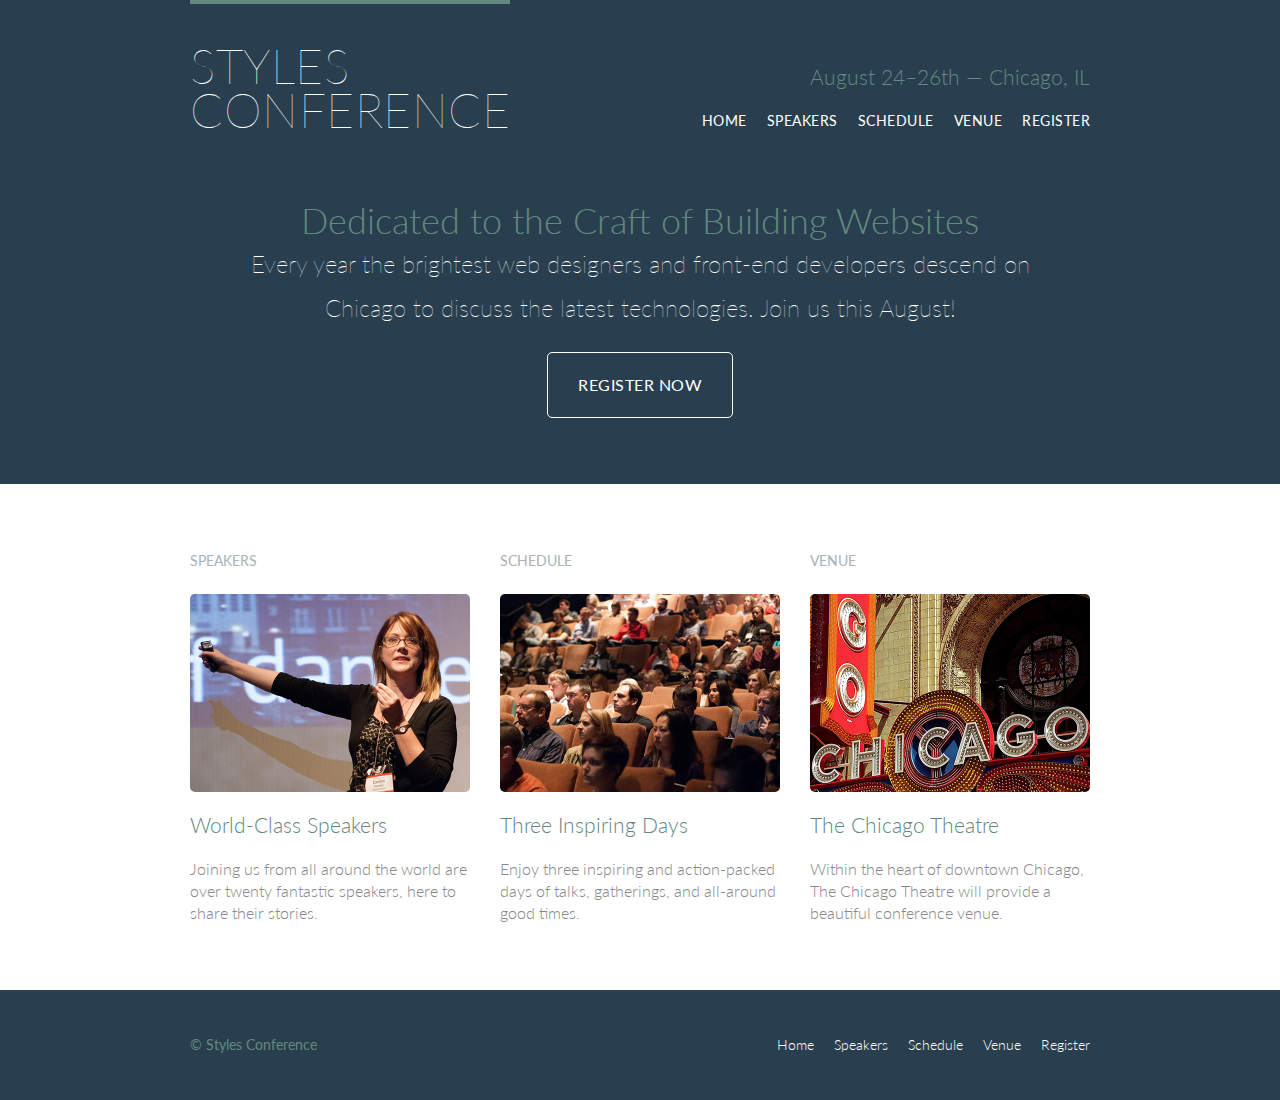
<file: index.html>
<!DOCTYPE html>
<html lang="en">

  <head>
    <meta charset="utf-8">
    <title>Styles Conference</title>
    <link rel="stylesheet" href="assets/stylesheets/main.css">
    <link rel="stylesheet"href="http://fonts.googleapis.com/css?family=Lato:100,300,400">
  </head>

  <body>

    <!-- Header -->

    <header class="primary-header container group">

        <h1 class="logo">
          <a href="https://style-conferences.vercel.app">Styles <br> Conference</a>
        </h1>
    
      <h3 class="tagline">August 24&ndash;26th &mdash; Chicago, IL</h3>

      <nav class="nav primary-nav">
        <ul>
          <li><a href="https://style-conferences.vercel.app">Home</a></li><!--
          --><li><a href="speakers">Speakers</a></li><!--
          --><li><a href="schedule">Schedule</a></li><!--
          --><li><a href="venue">Venue</a></li><!--
          --><li><a href="register">Register</a></li>
        </ul>
        
      </nav>

    </header>

    <!-- Hero -->
    
      <section class="hero container">
        <h2>Dedicated to the Craft of Building Websites</h2>
  
        <p>Every year the brightest web designers and front-end developers descend on Chicago to discuss the latest technologies. Join us this August!</p>
  
        <a class="btn btn-alt" href="register">Register Now</a>
        
      </section>
    
    

    <!-- Teasers -->

    <section class="row">
      <div class="grid">

        <!--speakers-->
  
        <section class="teaser col-1-3">
            <h5>Speakers</h5>
            <a href="speakers">
            <img src="assets/images/home/speakers.jpg" alt="Professional Speaker">
            <h3>World-Class Speakers</h3>
          </a>
          <p>Joining us from all around the world are over twenty fantastic speakers, here to share their stories.</p>
        </section><!--
  
        schedule
  
        --><section class="teaser col-1-3">
          <h5>Schedule</h5>
          <a href="schedule">
            <img src="assets/images/home/schedule.jpg" alt="Professional Schedule">
            <h3>Three Inspiring Days</h3>
          </a>
          <p>Enjoy three inspiring and action-packed days of talks, gatherings, and all-around good times.</p>
        </section><!--
  
        venue
  
        --><section class="teaser col-1-3">
          <h5>Venue</h5>
          <a href="venue">
            <img src="assets/images/home/venue.jpg" alt="Professional Venue">
            <h3>The Chicago Theatre</h3>
          </a>
          <p>Within the heart of downtown Chicago, The Chicago Theatre will provide a beautiful conference venue.</p>
        </section>
  
      </div>
    </section>

    <!-- Footer -->

    <footer class="primary-footer container group">

      <small>&copy; Styles Conference</small>

      <nav class="nav">
        <ul>
          <li><a href="https://style-conferences.vercel.app">Home</a></li><!--
          --><li><a href="speakers">Speakers</a></li><!--
          --><li><a href="schedule">Schedule</a></li><!--
          --><li><a href="venue">Venue</a></li><!--
          --><li><a href="register">Register</a></li>
        </ul>
      </nav>

    </footer>

  </body>
</html>
</file>
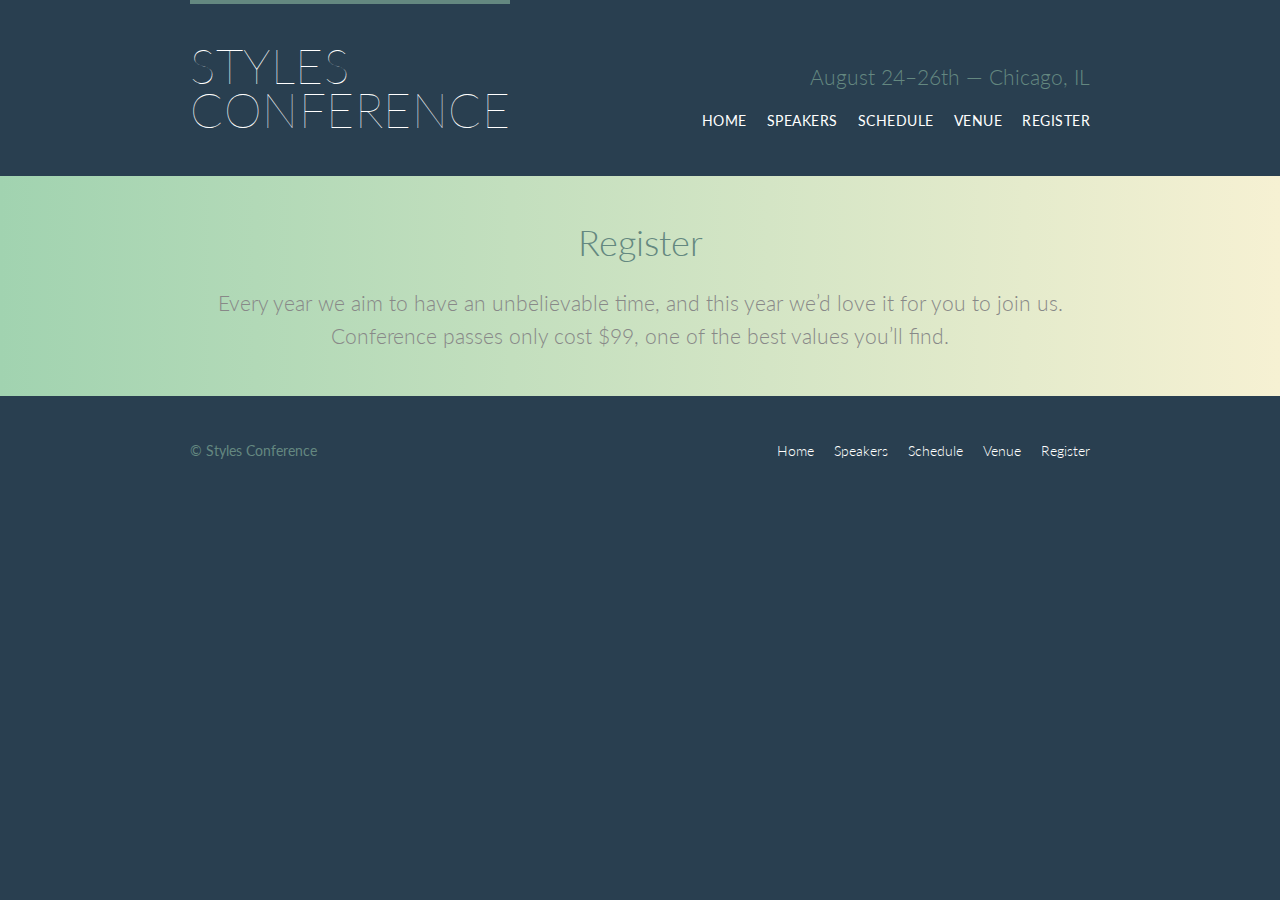
<file: register.html>
<!DOCTYPE html>
<html lang="en">

  <head>
    <meta charset="utf-8">
    <title>Styles Conference</title>
    <link rel="stylesheet" href="assets/stylesheets/main.css">
    <link rel="stylesheet"href="http://fonts.googleapis.com/css?family=Lato:100,300,400">
  </head>

  <body>

    <!-- Header -->

    <header class="primary-header container group">
      
        <h1 class="logo">
          <a href="https://style-conferences.vercel.app">Styles <br> Conference</a>
        </h1>
      
      <h3 class="tagline">August 24&ndash;26th &mdash; Chicago, IL</h3>

      <nav class="nav primary-nav">
        <ul>
          <li><a href="https://style-conferences.vercel.app">Home</a></li><!--
          --><li><a href="speakers">Speakers</a></li><!--
          --><li><a href="schedule">Schedule</a></li><!--
          --><li><a href="venue">Venue</a></li><!--
          --><li><a href="register">Register</a></li>
        </ul>
      </nav>

    </header>

    <!-- Main content -->
    <section class="row-alt">
      <div class="lead container">
        <h1>Register</h1>
        <p>Every year we aim to have an unbelievable time, and this year we’d love it for you to join us. Conference passes only cost $99, one of the best values you’ll find.</p>
      </div>
    </section>
    
    
    <!-- Footer -->

    <footer class="primary-footer container group">

      <small>&copy; Styles Conference</small>

      <nav class="nav">
        <ul>
          <li><a href="https://style-conferences.vercel.app">Home</a></li><!--
          --><li><a href="speakers">Speakers</a></li><!--
          --><li><a href="schedule">Schedule</a></li><!--
          --><li><a href="venue">Venue</a></li><!--
          --><li><a href="register">Register</a></li>
        </ul>
      </nav>

    </footer>

  </body>
</html>
</file>
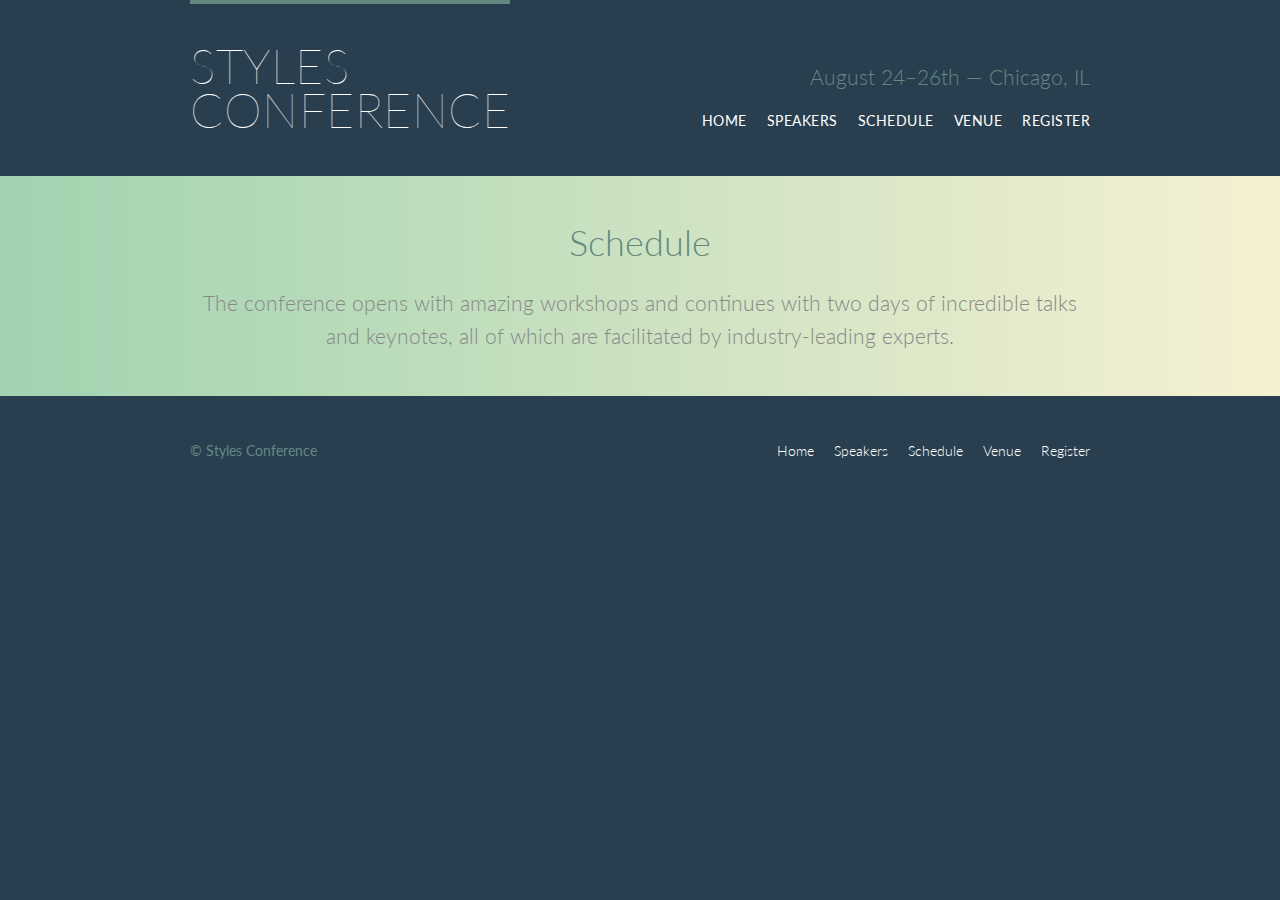
<file: schedule.html>
<!DOCTYPE html>
<html lang="en">

  <head>
    <meta charset="utf-8">
    <title>Styles Conference</title>
    <link rel="stylesheet" href="assets/stylesheets/main.css">
    <link rel="stylesheet"href="http://fonts.googleapis.com/css?family=Lato:100,300,400">
  </head>

  <body>

    <!-- Header -->

    <header class="primary-header container group">
      
        <h1 class="logo">
          <a href="https://style-conferences.vercel.app">Styles <br> Conference</a>
        </h1>
      
      <h3 class="tagline">August 24&ndash;26th &mdash; Chicago, IL</h3>

      <nav class="nav primary-nav">
        <ul>
          <li><a href="https://style-conferences.vercel.app">Home</a></li><!--
          --><li><a href="speakers">Speakers</a></li><!--
          --><li><a href="schedule">Schedule</a></li><!--
          --><li><a href="venue">Venue</a></li><!--
          --><li><a href="register">Register</a></li>
        </ul>
      </nav>

    </header>

    <!-- lead -->

    <section class="row-alt">
      <div class="lead container">
        <h1>Schedule</h1>
        
        <p>The conference opens with amazing workshops and continues with two days of incredible talks and keynotes, all of which are facilitated by industry-leading experts.</p>
      </div>
    </section>
    
    
    <!-- Footer -->

    <footer class="primary-footer container group">

      <small>&copy; Styles Conference</small>

      <nav class="nav">
        <ul>
          <li><a href="https://style-conferences.vercel.app">Home</a></li><!--
          --><li><a href="speakers">Speakers</a></li><!--
          --><li><a href="schedule">Schedule</a></li><!--
          --><li><a href="venue">Venue</a></li><!--
          --><li><a href="register">Register</a></li>
        </ul>
      </nav>

    </footer>

  </body>
</html>
</file>
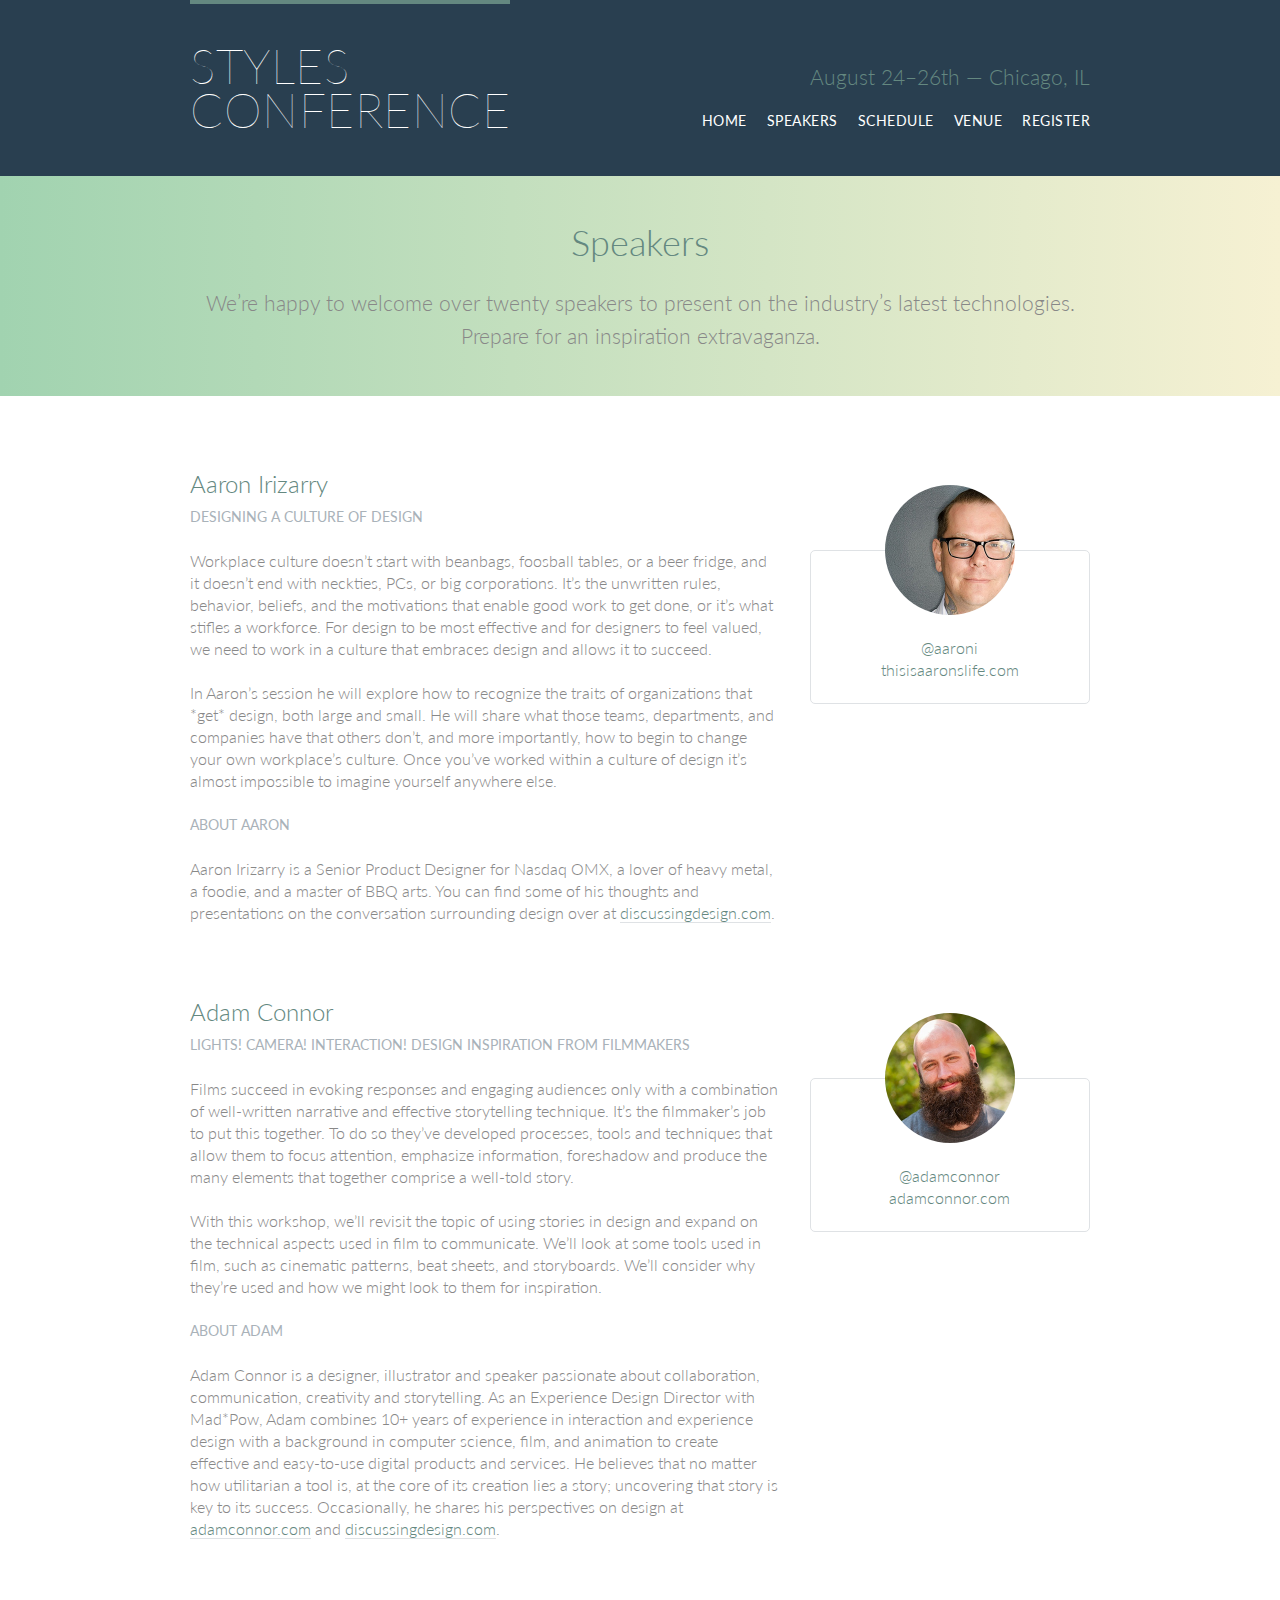
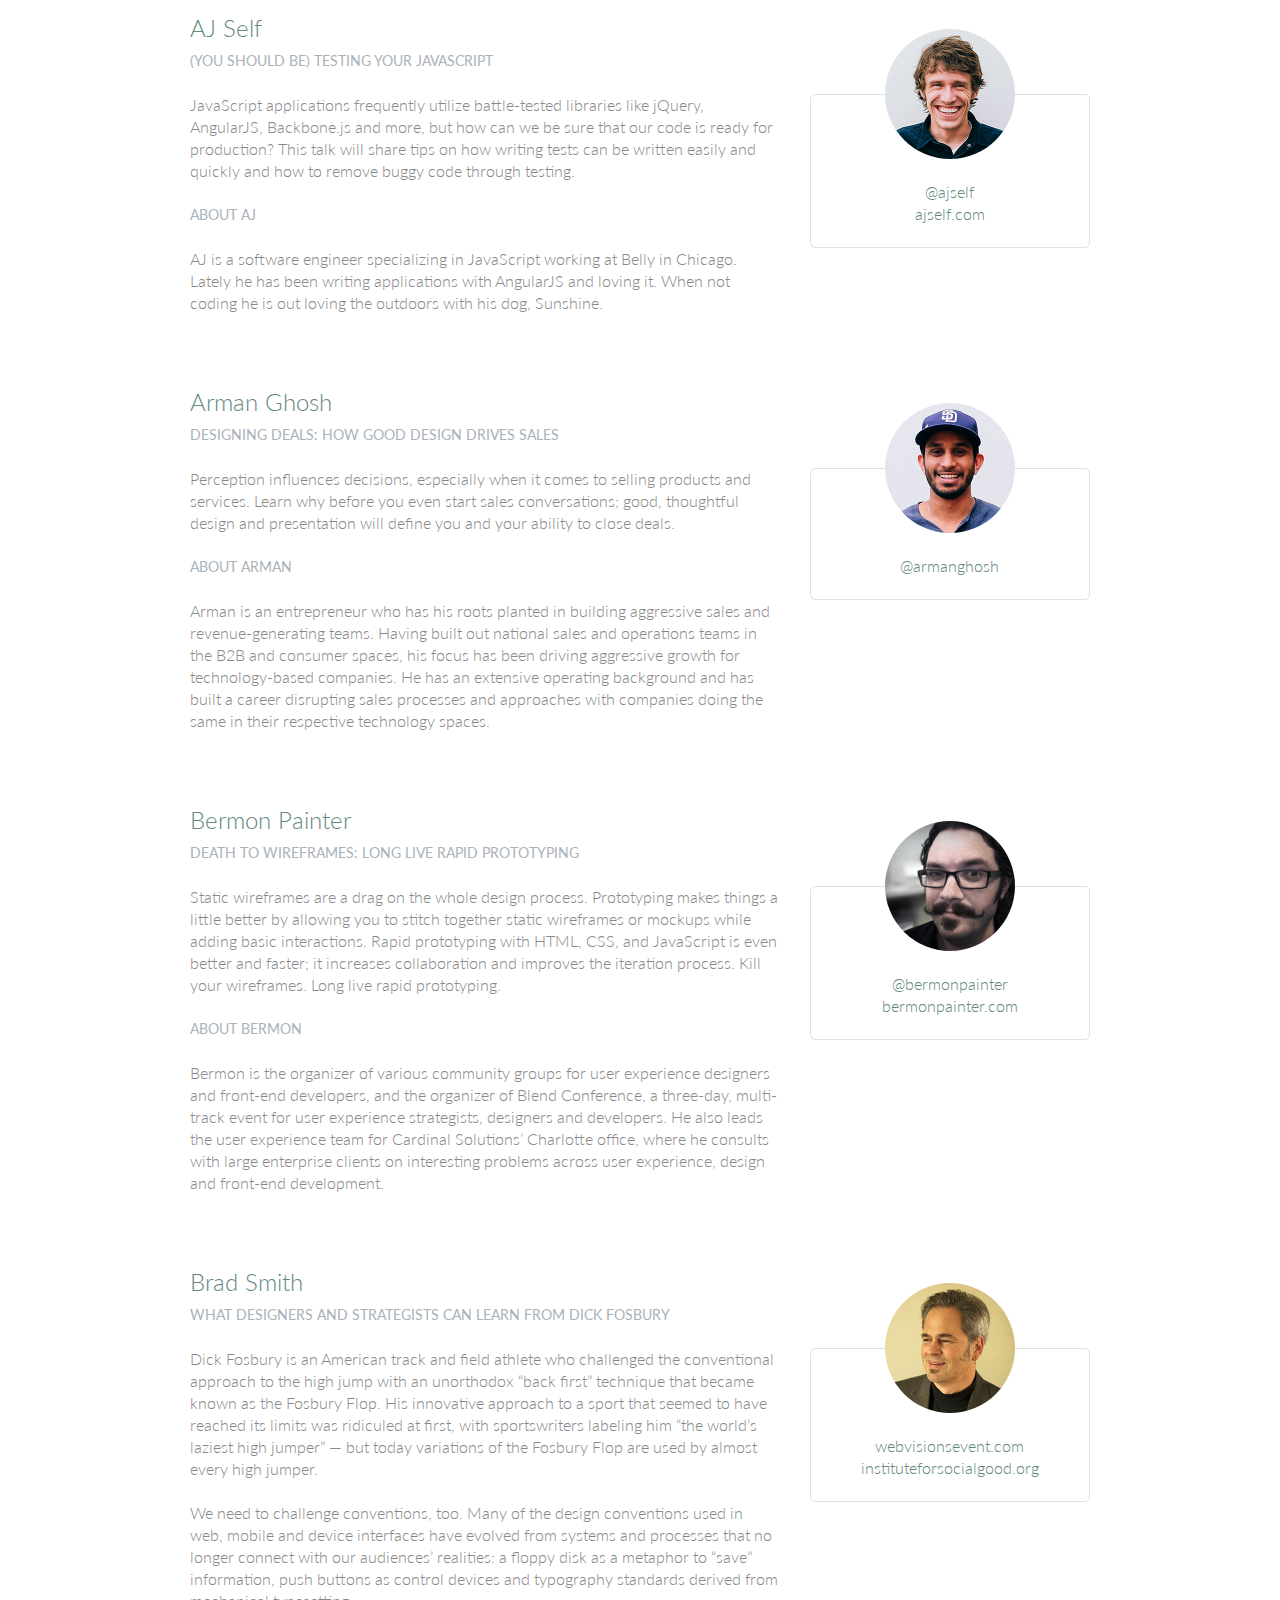
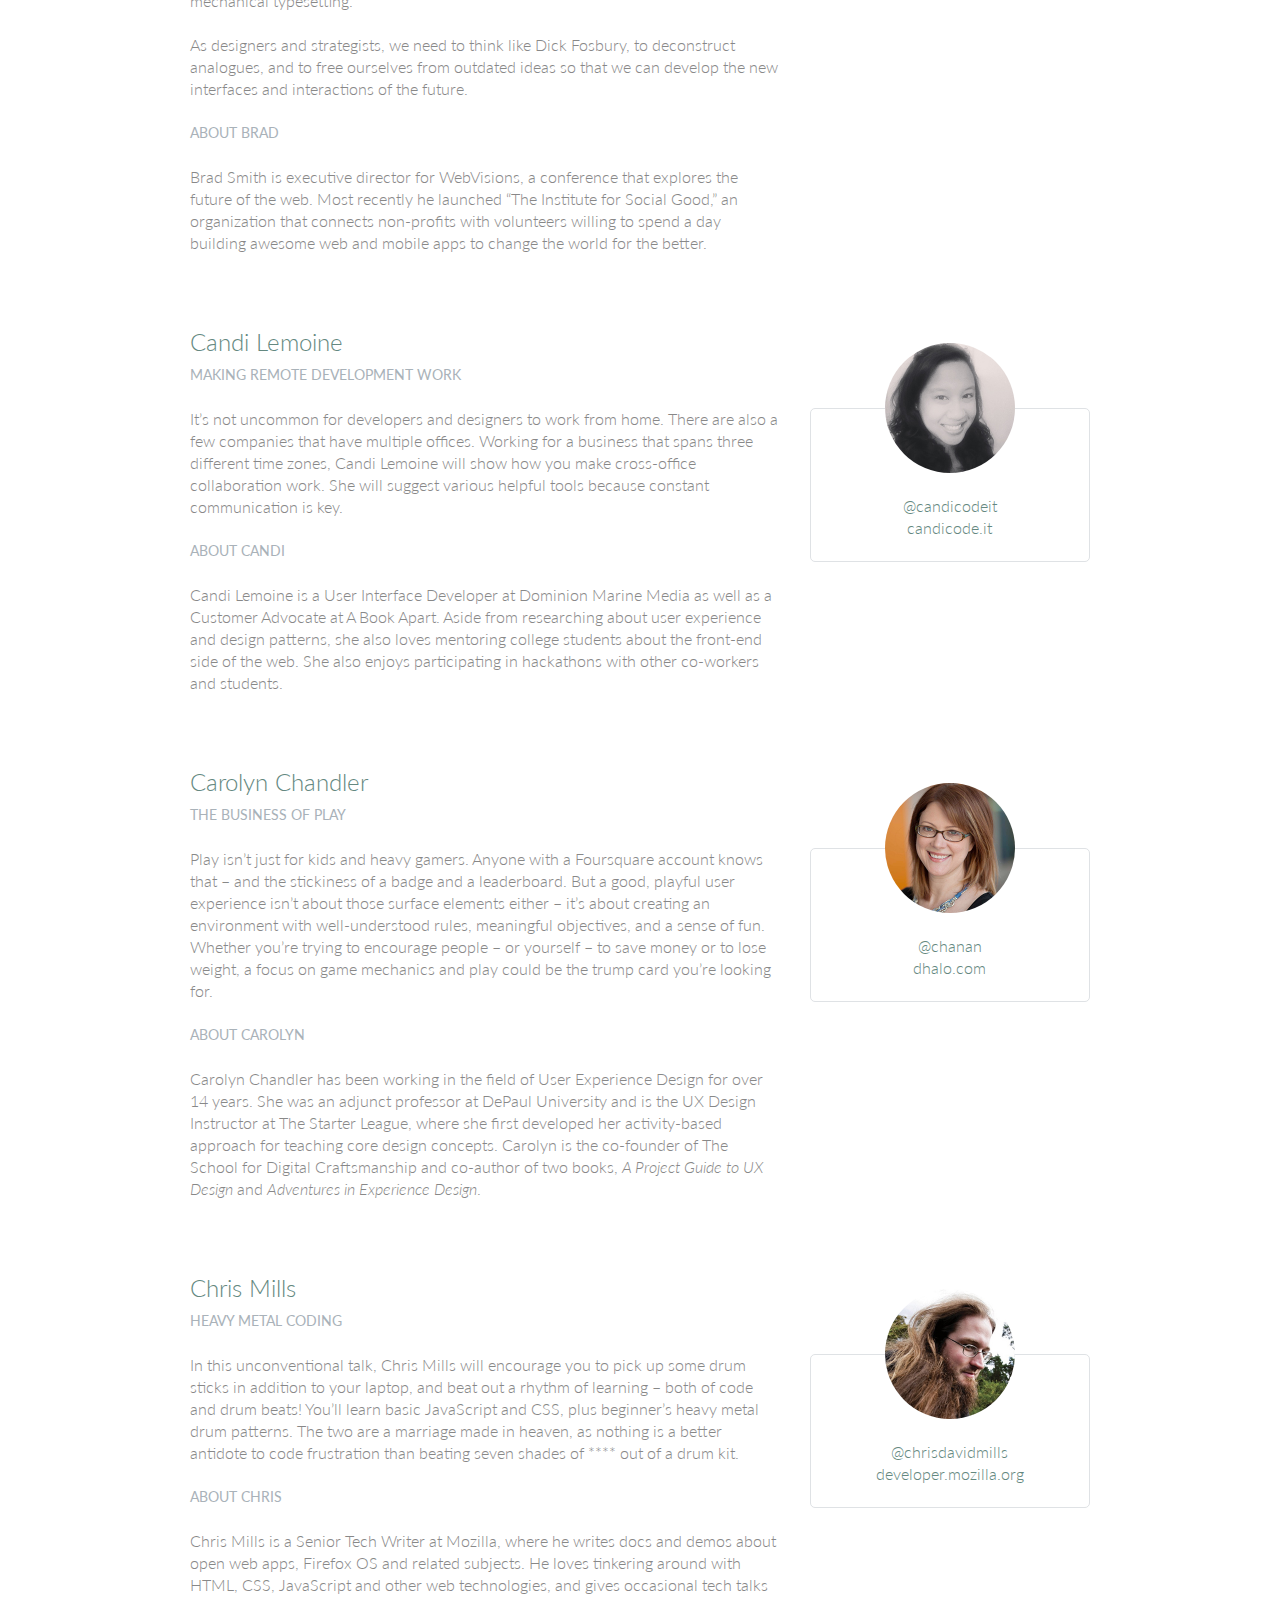
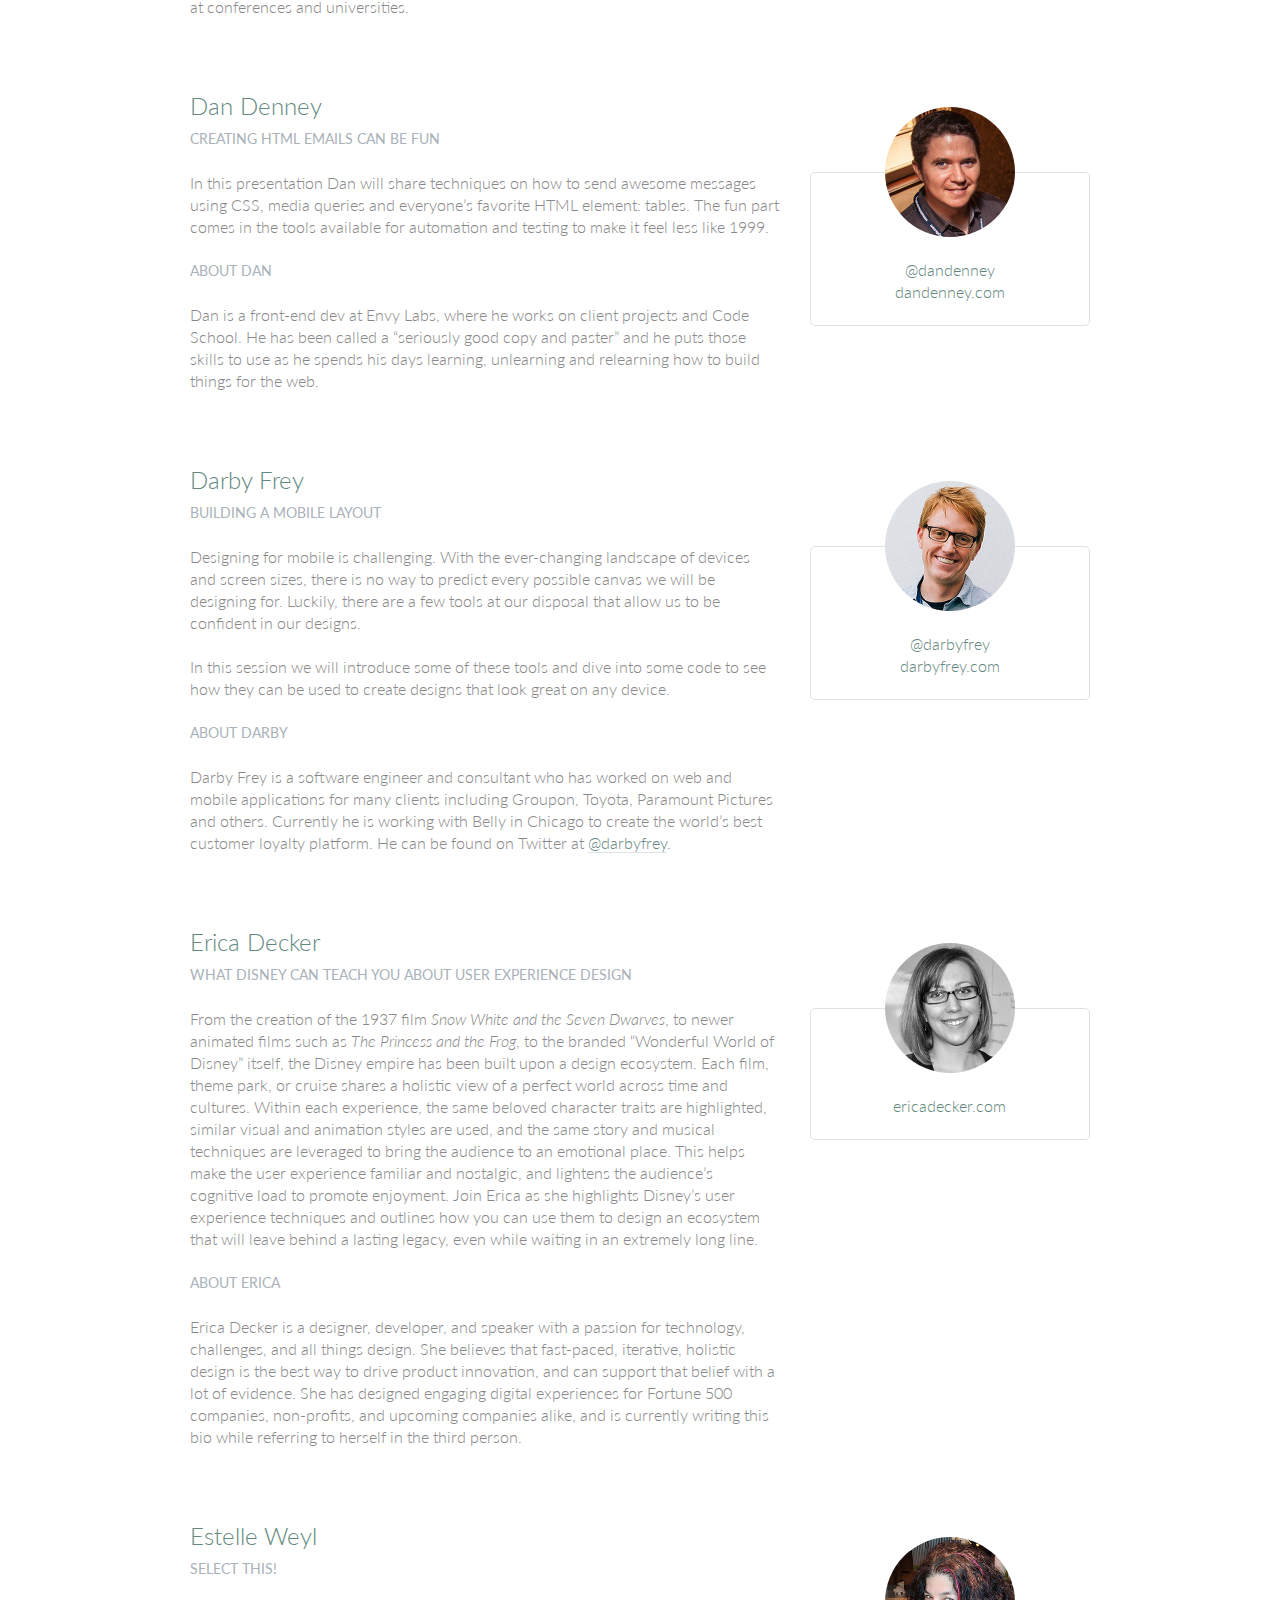
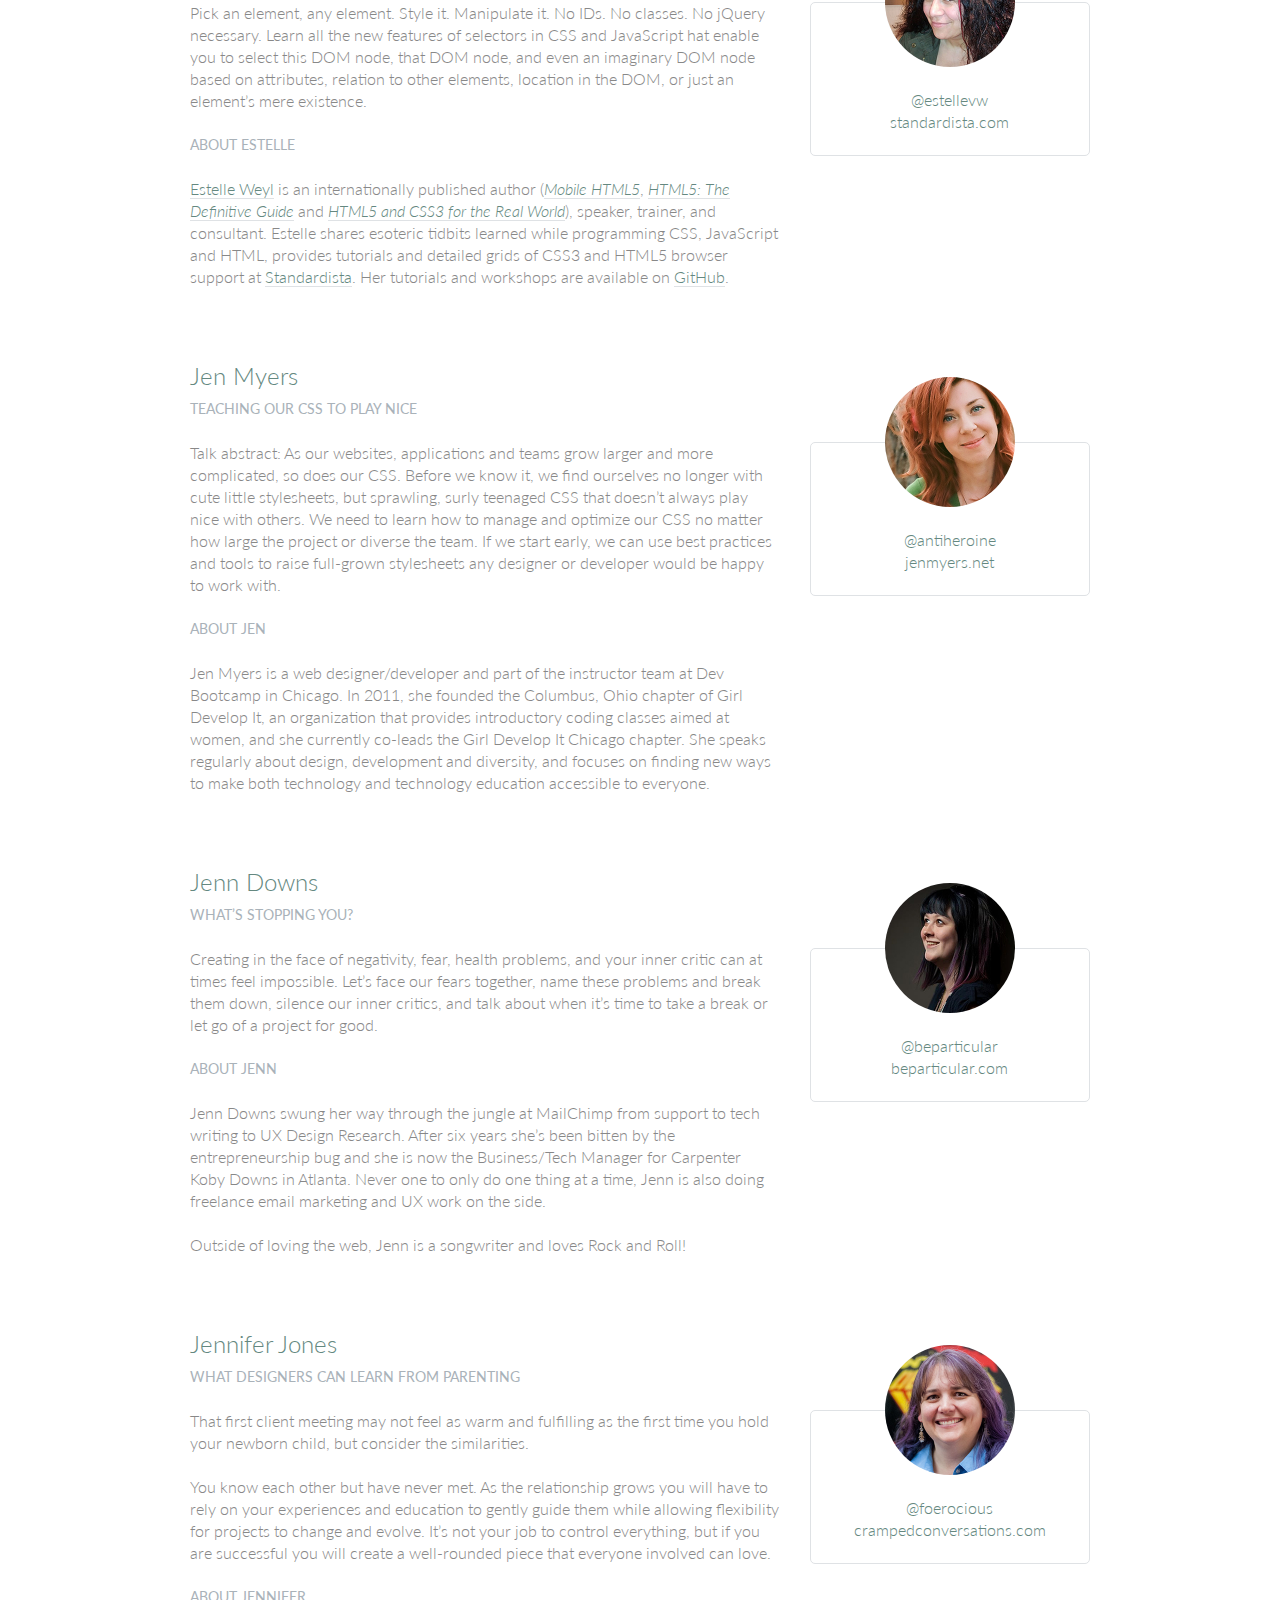
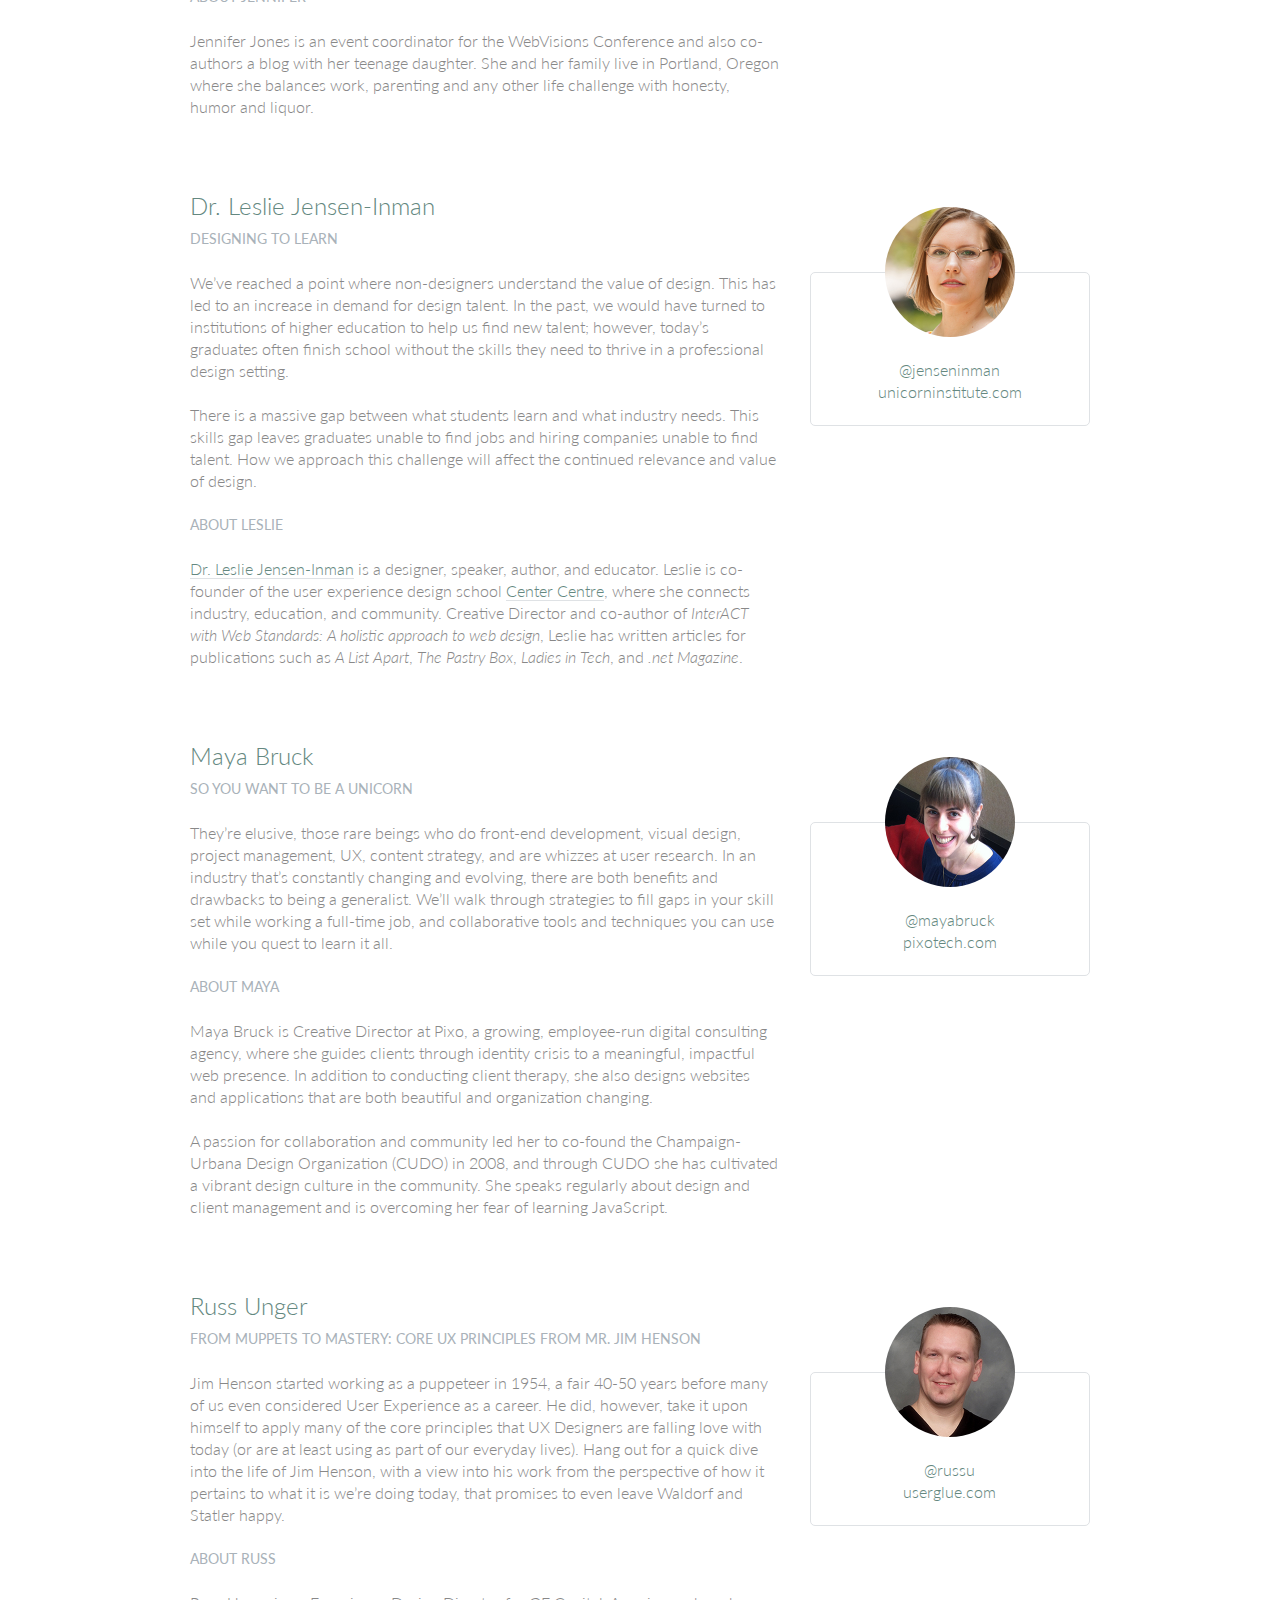
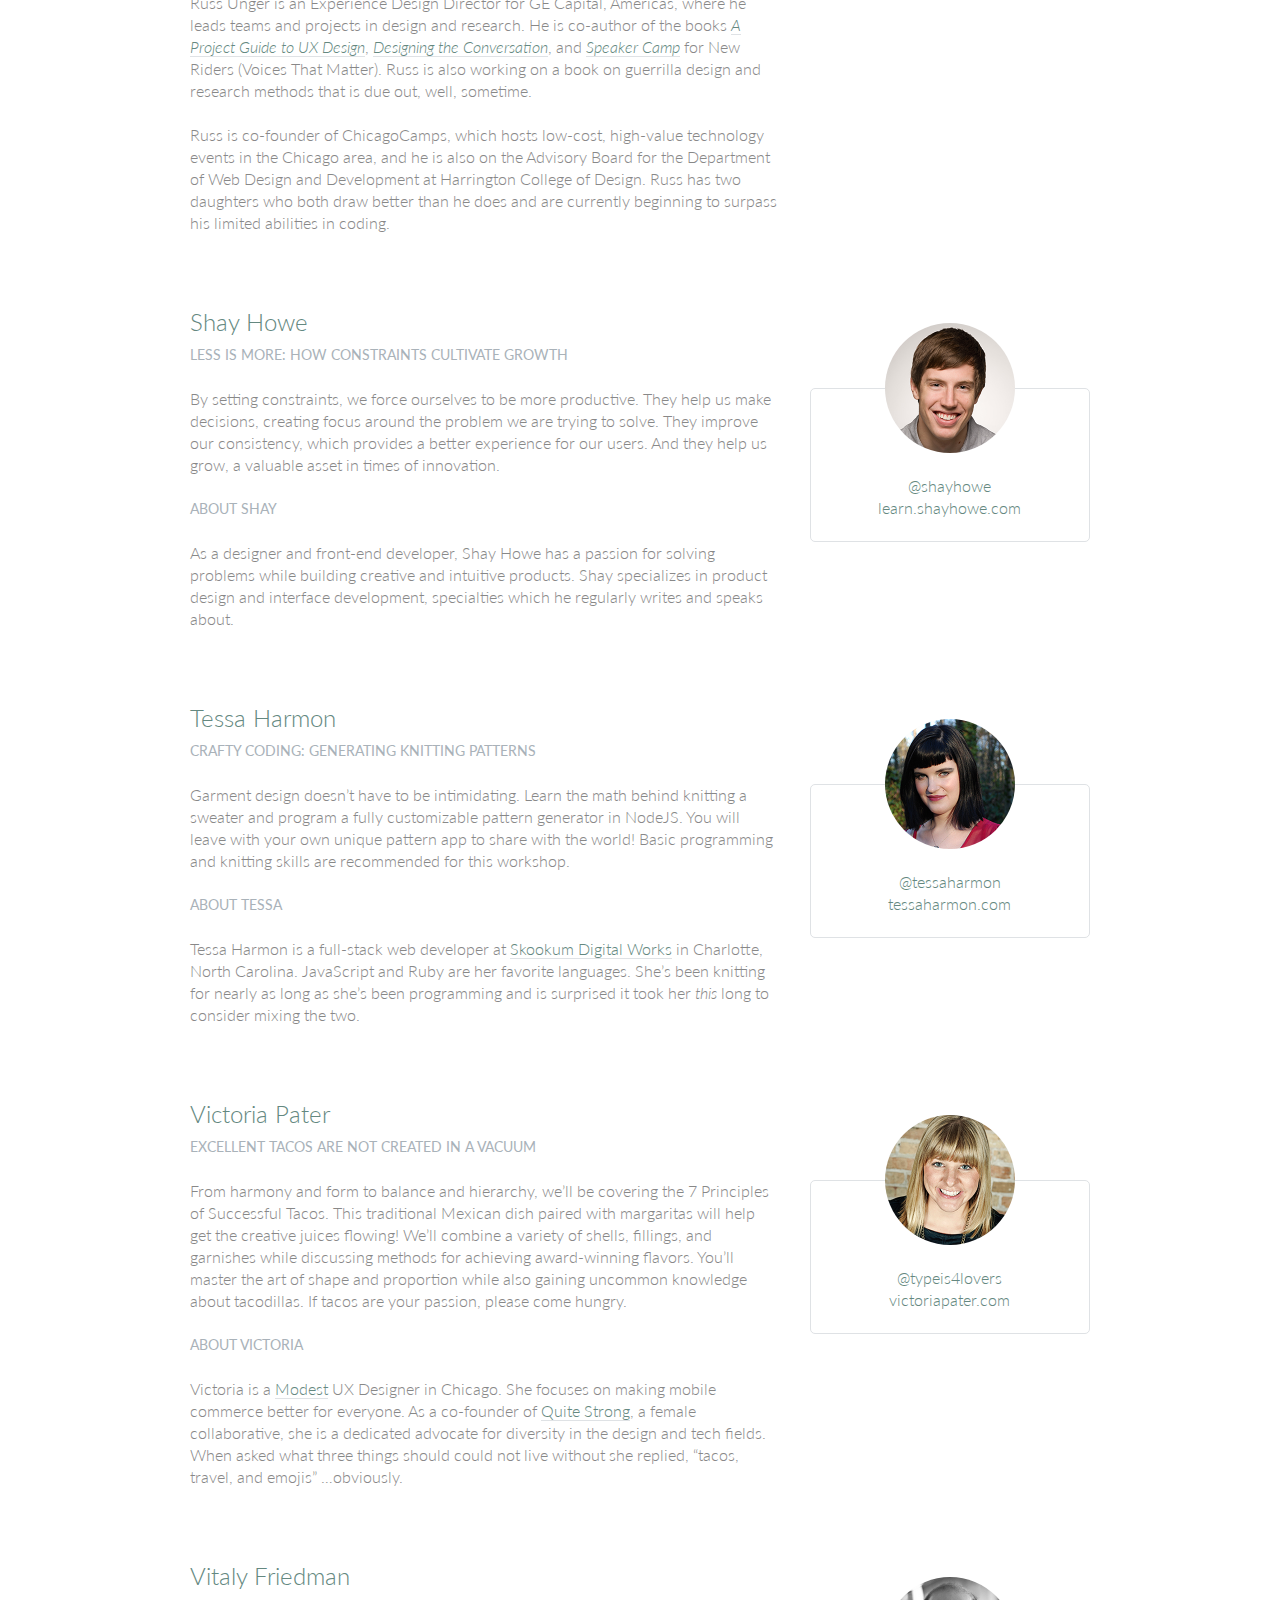
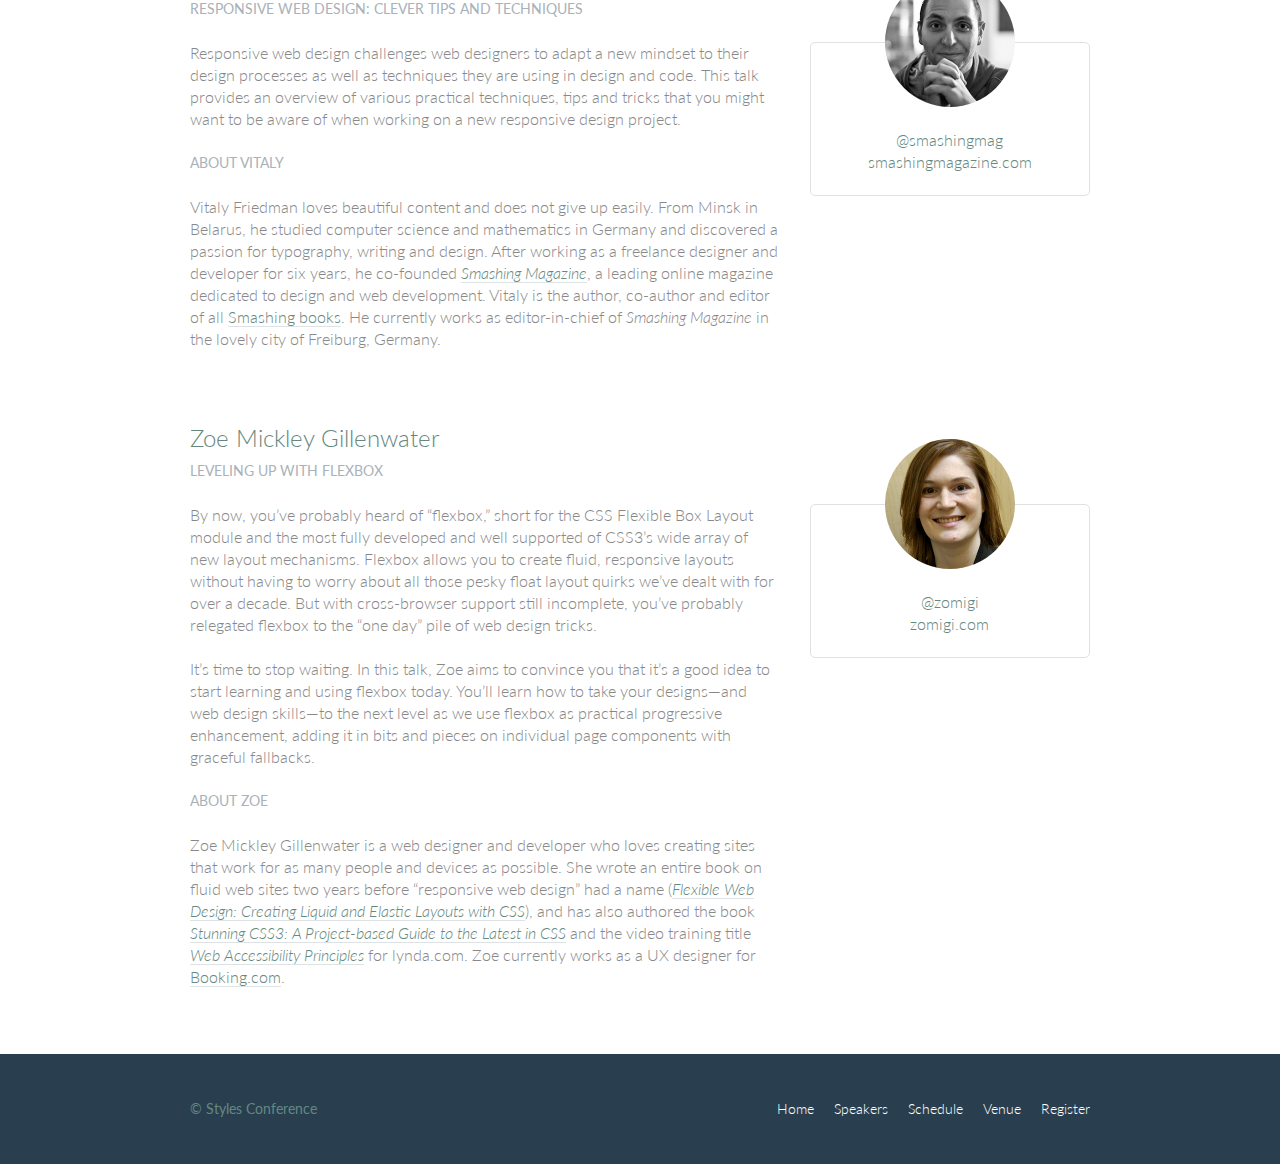
<file: speakers.html>
<!DOCTYPE html>
<html lang="en">

  <head>
    <meta charset="utf-8">
    <title>Styles Conference</title>
    <link rel="stylesheet" href="assets/stylesheets/main.css">
    <link rel="stylesheet"href="http://fonts.googleapis.com/css?family=Lato:100,300,400">
  </head>
  
  <body>

    <!-- Header -->
    
    <header class="primary-header container group">
      
        <h1 class="logo">
          <a href="https://style-conferences.vercel.app">Styles <br> Conference</a>
        </h1>
      
      <h3 class="tagline">August 24&ndash;26th &mdash; Chicago, IL</h3>

      <nav class="nav primary-nav">
        <ul>
          <li><a href="https://style-conferences.vercel.app">Home</a></li><!--
          --><li><a href="speakers">Speakers</a></li><!--
          --><li><a href="schedule">Schedule</a></li><!--
          --><li><a href="venue">Venue</a></li><!--
          --><li><a href="register">Register</a></li>
        </ul>
      </nav>

    </header>

    <!-- lead -->
    <section class="row-alt">
      <div class="lead container">
        <h1>Speakers</h1>

        <p>We&#8217;re happy to welcome over twenty speakers to present on the industry&#8217;s latest technologies. Prepare for an inspiration extravaganza.</p>

      </div>
    </section>

    <!--Main content-->

    
    <section class="row">
      <div class="grid">

        <!-- Aaron Irizarry -->

        <section class="speaker" id="aaron-irizarry">

          <div class="col-2-3">

            <h2>Aaron Irizarry</h2>
            <h5>Designing a Culture of Design</h5>

            <p>Workplace culture doesn&#8217;t start with beanbags, foosball tables, or a beer fridge, and it doesn&#8217;t end with neckties, PCs, or big corporations. It&#8217;s the unwritten rules, behavior, beliefs, and the motivations that enable good work to get done, or it&#8217;s what stifles a workforce. For design to be most effective and for designers to feel valued, we need to work in a culture that embraces design and allows it to succeed.</p>

            <p>In Aaron&#8217;s session he will explore how to recognize the traits of organizations that *get* design, both large and small. He will share what those teams, departments, and companies have that others don&#8217;t, and more importantly, how to begin to change your own workplace&#8217;s culture. Once you&#8217;ve worked within a culture of design it&#8217;s almost impossible to imagine yourself anywhere else.</p>

            <h5>About Aaron</h5>

            <p>Aaron Irizarry is a Senior Product Designer for Nasdaq OMX, a lover of heavy metal, a foodie, and a master of BBQ arts. You can find some of his thoughts and presentations on the conversation surrounding design over at <a href="http://www.discussingdesign.com/">discussingdesign.com</a>.</p>

          </div><!--

          --><aside class="col-1-3">
            <div class="speaker-info">

              <img src="assets/images/speakers/aaron-irizarry.jpg" alt="aaroni">
              <ul>
                <li><a href="https://twitter.com/aaroni">@aaroni</a></li>
                <li><a href="http://www.thisisaaronslife.com/">thisisaaronslife.com</a></li>
              </ul>

            </div>
          </aside>

        </section>

        <!-- Adam Connor -->

        <section class="speaker" id="adam-connor">

          <div class="col-2-3">

            <h2>Adam Connor</h2>
            <h5>Lights! Camera! Interaction! Design Inspiration from Filmmakers</h5>

            <p>Films succeed in evoking responses and engaging audiences only with a combination of well-written narrative and effective storytelling technique. It&#8217;s the filmmaker&#8217;s job to put this together. To do so they&#8217;ve developed processes, tools and techniques that allow them to focus attention, emphasize information, foreshadow and produce the many elements that together comprise a well-told story.</p>

            <p>With this workshop, we&#8217;ll revisit the topic of using stories in design and expand on the technical aspects used in film to communicate. We&#8217;ll look at some tools used in film, such as cinematic patterns, beat sheets, and storyboards. We&#8217;ll consider why they&#8217;re used and how we might look to them for inspiration.</p>

            <h5>About Adam</h5>

            <p>Adam Connor is a designer, illustrator and speaker passionate about collaboration, communication, creativity and storytelling. As an Experience Design Director with Mad*Pow, Adam combines 10+ years of experience in interaction and experience design with a background in computer science, film, and animation to create effective and easy-to-use digital products and services. He believes that no matter how utilitarian a tool is, at the core of its creation lies a story; uncovering that story is key to its success. Occasionally, he shares his perspectives on design at <a href="http://adamconnor.com/">adamconnor.com</a> and <a href="http://www.discussingdesign.com/">discussingdesign.com</a>.</p>

          </div><!--

          --><aside class="col-1-3">
            <div class="speaker-info">

              <img src="assets/images/speakers/adam-connor.jpg" alt="adam connor">

              <ul>
                <li><a href="https://twitter.com/adamconnor">@adamconnor</a></li>
                <li><a href="http://adamconnor.com/">adamconnor.com</a></li>
              </ul>

            </div>
          </aside>

        </section>

        <!-- AJ Self -->

        <section class="speaker" id="aj-self">

          <div class="col-2-3">

            <h2>AJ Self</h2>
            <h5>(You Should Be) Testing Your JavaScript</h5>

            <p>JavaScript applications frequently utilize battle-tested libraries like jQuery, AngularJS, Backbone.js and more, but how can we be sure that our code is ready for production? This talk will share tips on how writing tests can be written easily and quickly and how to remove buggy code through testing.</p>

            <h5>About AJ</h5>

            <p>AJ is a software engineer specializing in JavaScript working at Belly in Chicago. Lately he has been writing applications with AngularJS and loving it. When not coding he is out loving the outdoors with his dog, Sunshine.</p>

          </div><!--

          --><aside class="col-1-3">
            <div class="speaker-info">

              <img src="assets/images/speakers/aj-self.jpg" alt="aj self">

              <ul>
                <li><a href="https://twitter.com/ajself">@ajself</a></li>
                <li><a href="http://www.ajself.com/">ajself.com</a></li>
              </ul>

            </div>
          </aside>

        </section>

        <!-- Arman Ghosh -->

        <section class="speaker" id="arman-ghosh">

          <div class="col-2-3">

            <h2>Arman Ghosh</h2>
            <h5>Designing Deals: How Good Design Drives Sales</h5>

            <p>Perception influences decisions, especially when it comes to selling products and services. Learn why before you even start sales conversations; good, thoughtful design and presentation will define you and your ability to close deals.</p>

            <h5>About Arman</h5>

            <p>Arman is an entrepreneur who has his roots planted in building aggressive sales and revenue-generating teams. Having built out national sales and operations teams in the B2B and consumer spaces, his focus has been driving aggressive growth for technology-based companies. He has an extensive operating background and has built a career disrupting sales processes and approaches with companies doing the same in their respective technology spaces.</p>

          </div><!--

          --><aside class="col-1-3">
            <div class="speaker-info">

              <img src="assets/images/speakers/arman-ghosh.jpg" alt="arman ghosh">

              <ul>
                <li><a href="https://twitter.com/armanghosh">@armanghosh</a></li>
              </ul>

            </div>
          </aside>

        </section>

        <!-- Bermon Painter -->

        <section class="speaker" id="bermon-painter">

          <div class="col-2-3">

            <h2>Bermon Painter</h2>
            <h5>Death to Wireframes: Long Live Rapid Prototyping</h5>

            <p>Static wireframes are a drag on the whole design process. Prototyping makes things a little better by allowing you to stitch together static wireframes or mockups while adding basic interactions. Rapid prototyping with HTML, CSS, and JavaScript is even better and faster; it increases collaboration and improves the iteration process. Kill your wireframes. Long live rapid prototyping.</p>

            <h5>About Bermon</h5>

            <p>Bermon is the organizer of various community groups for user experience designers and front-end developers, and the organizer of Blend Conference, a three-day, multi-track event for user experience strategists, designers and developers. He also leads the user experience team for Cardinal Solutions&#8217; Charlotte office, where he consults with large enterprise clients on interesting problems across user experience, design and front-end development.</p>

          </div><!--

          --><aside class="col-1-3">
            <div class="speaker-info">

              <img src="assets/images/speakers/bermon-painter.jpg" alt="bermon painter">

              <ul>
                <li><a href="https://twitter.com/bermonpainter">@bermonpainter</a></li>
                <li><a href="http://bermonpainter.com/">bermonpainter.com</a></li>
              </ul>

            </div>
          </aside>

        </section>

        <!-- Brad Smith -->

        <section class="speaker" id="brad-smith">

          <div class="col-2-3">

            <h2>Brad Smith</h2>
            <h5>What Designers and Strategists Can Learn from Dick Fosbury</h5>

            <p>Dick Fosbury is an American track and field athlete who challenged the conventional approach to the high jump with an unorthodox &#8220;back first&#8221; technique that became known as the Fosbury Flop. His innovative approach to a sport that seemed to have reached its limits was ridiculed at first, with sportswriters labeling him &#8220;the world&#8217;s laziest high jumper&#8221; &#8212; but today variations of the Fosbury Flop are used by almost every high jumper.</p>

            <p>We need to challenge conventions, too. Many of the design conventions used in web, mobile and device interfaces have evolved from systems and processes that no longer connect with our audiences&#8217; realities: a floppy disk as a metaphor to &#8220;save&#8221; information, push buttons as control devices and typography standards derived from mechanical typesetting.</p>

            <p>As designers and strategists, we need to think like Dick Fosbury, to deconstruct analogues, and to free ourselves from outdated ideas so that we can develop the new interfaces and interactions of the future.</p>

            <h5>About Brad</h5>

            <p>Brad Smith is executive director for WebVisions, a conference that explores the future of the web. Most recently he launched &#8220;The Institute for Social Good,&#8221; an organization that connects non-profits with volunteers willing to spend a day building awesome web and mobile apps to change the world for the better.</p>

          </div><!--

          --><aside class="col-1-3">
            <div class="speaker-info">

              <img src="assets/images/speakers/brad-smith.jpg" alt="Brad smith">

              <ul>
                <li><a href="http://www.webvisionsevent.com/">webvisionsevent.com</a></li>
                <li><a href="http://www.instituteforsocialgood.org/">instituteforsocialgood.org</a></li>
              </ul>

            </div>
          </aside>

        </section>

        <!-- Candi Lemoine -->

        <section class="speaker" id="candi-lemoine">

          <div class="col-2-3">

            <h2>Candi Lemoine</h2>
            <h5>Making Remote Development Work</h5>

            <p>It&#8217;s not uncommon for developers and designers to work from home. There are also a few companies that have multiple offices. Working for a business that spans three different time zones, Candi Lemoine will show how you make cross-office collaboration work. She will suggest various helpful tools because constant communication is key.</p>

            <h5>About Candi</h5>

            <p>Candi Lemoine is a User Interface Developer at Dominion Marine Media as well as a Customer Advocate at A Book Apart. Aside from researching about user experience and design patterns, she also loves mentoring college students about the front-end side of the web. She also enjoys participating in hackathons with other co-workers and students.</p>

          </div><!--

          --><aside class="col-1-3">
            <div class="speaker-info">

              <img src="assets/images/speakers/candi-lemoine.jpg" alt="Candi codeit">

              <ul>
                <li><a href="https://twitter.com/candicodeit">@candicodeit</a></li>
                <li><a href="http://candicode.it/">candicode.it</a></li>
              </ul>

            </div>
          </aside>

        </section>

        <!-- Carolyn Chandler -->

        <section class="speaker" id="carolyn-chandler">

          <div class="col-2-3">

            <h2>Carolyn Chandler</h2>
            <h5>The Business of Play</h5>

            <p>Play isn&#8217;t just for kids and heavy gamers. Anyone with a Foursquare account knows that &#8211; and the stickiness of a badge and a leaderboard. But a good, playful user experience isn&#8217;t about those surface elements either &#8211; it&#8217;s about creating an environment with well-understood rules, meaningful objectives, and a sense of fun. Whether you&#8217;re trying to encourage people &#8211; or yourself &#8211; to save money or to lose weight, a focus on game mechanics and play could be the trump card you&#8217;re looking for.</p>

            <h5>About Carolyn</h5>

            <p>Carolyn Chandler has been working in the field of User Experience Design for over 14 years. She was an adjunct professor at DePaul University and is the UX Design Instructor at The Starter League, where she first developed her activity-based approach for teaching core design concepts. Carolyn is the co-founder of The School for Digital Craftsmanship and co-author of two books, <cite>A Project Guide to UX Design</cite> and <cite>Adventures in Experience Design</cite>.</p>

          </div><!--

          --><aside class="col-1-3">
            <div class="speaker-info">

              <img src="assets/images/speakers/carolyn-chandler.jpg" alt="carolyn chandler">

              <ul>
                <li><a href="https://twitter.com/chanan">@chanan</a></li>
                <li><a href="http://www.dhalo.com/">dhalo.com</a></li>
              </ul>

            </div>
          </aside>

        </section>

        <!-- Chris Mills -->

        <section class="speaker" id="chris-mills">

          <div class="col-2-3">

            <h2>Chris Mills</h2>
            <h5>Heavy Metal Coding</h5>

            <p>In this unconventional talk, Chris Mills will encourage you to pick up some drum sticks in addition to your laptop, and beat out a rhythm of learning &#8211; both of code and drum beats! You&#8217;ll learn basic JavaScript and CSS, plus beginner&#8217;s heavy metal drum patterns. The two are a marriage made in heaven, as nothing is a better antidote to code frustration than beating seven shades of **** out of a drum kit.</p>

            <h5>About Chris</h5>

            <p>Chris Mills is a Senior Tech Writer at Mozilla, where he writes docs and demos about open web apps, Firefox OS and related subjects. He loves tinkering around with HTML, CSS, JavaScript and other web technologies, and gives occasional tech talks at conferences and universities.</p>

          </div><!--

          --><aside class="col-1-3">
            <div class="speaker-info">

              <img src="assets/images/speakers/chris-mills.jpg" alt="chris mills">

              <ul>
                <li><a href="https://twitter.com/chrisdavidmills">@chrisdavidmills</a></li>
                <li><a href="https://developer.mozilla.org/">developer.mozilla.org</a></li>
              </ul>

            </div>
          </aside>

        </section>

        <!-- Dan Denney -->

        <section class="speaker" id="dan-denney">

          <div class="col-2-3">

            <h2>Dan Denney</h2>
            <h5>Creating HTML Emails Can Be Fun</h5>

            <p>In this presentation Dan will share techniques on how to send awesome messages using CSS, media queries and everyone&#8217;s favorite HTML element: tables. The fun part comes in the tools available for automation and testing to make it feel less like 1999.</p>

            <h5>About Dan</h5>

            <p>Dan is a front-end dev at Envy Labs, where he works on client projects and Code School. He has been called a &#8220;seriously good copy and paster&#8221; and he puts those skills to use as he spends his days learning, unlearning and relearning how to build things for the web.</p>

          </div><!--

          --><aside class="col-1-3">
            <div class="speaker-info">

              <img src="assets/images/speakers/dan-denney.jpg" alt="Dan Denney">

              <ul>
                <li><a href="https://twitter.com/dandenney">@dandenney</a></li>
                <li><a href="http://dandenney.com/">dandenney.com</a></li>
              </ul>

            </div>
          </aside>

        </section>

        <!-- Darby Frey -->

        <section class="speaker" id="darby-frey">

          <div class="col-2-3">

            <h2>Darby Frey</h2>
            <h5>Building a Mobile Layout</h5>

            <p>Designing for mobile is challenging. With the ever-changing landscape of devices and screen sizes, there is no way to predict every possible canvas we will be designing for. Luckily, there are a few tools at our disposal that allow us to be confident in our designs.</p>

            <p>In this session we will introduce some of these tools and dive into some code to see how they can be used to create designs that look great on any device.</p>

            <h5>About Darby</h5>

            <p>Darby Frey is a software engineer and consultant who has worked on web and mobile applications for many clients including Groupon, Toyota, Paramount Pictures and others. Currently he is working with Belly in Chicago to create the world&#8217;s best customer loyalty platform. He can be found on Twitter at <a href="https://twitter.com/darbyfrey">@darbyfrey</a>.</p>

          </div><!--

          --><aside class="col-1-3">
            <div class="speaker-info">

              <img src="assets/images/speakers/darby-frey.jpg" alt="Darby frey">

              <ul>
                <li><a href="https://twitter.com/darbyfrey">@darbyfrey</a></li>
                <li><a href="http://darbyfrey.com/">darbyfrey.com</a></li>
              </ul>

            </div>
          </aside>

        </section>

        <!-- Erica Decker -->

        <section class="speaker" id="erica-decker">

          <div class="col-2-3">

            <h2>Erica Decker</h2>
            <h5>What Disney Can Teach You about User Experience Design</h5>

            <p>From the creation of the 1937 film <cite>Snow White and the Seven Dwarves</cite>, to newer animated films such as <cite>The Princess and the Frog</cite>, to the branded &#8220;Wonderful World of Disney&#8221; itself, the Disney empire has been built upon a design ecosystem. Each film, theme park, or cruise shares a holistic view of a perfect world across time and cultures. Within each experience, the same beloved character traits are highlighted, similar visual and animation styles are used, and the same story and musical techniques are leveraged to bring the audience to an emotional place. This helps make the user experience familiar and nostalgic, and lightens the audience&#8217;s cognitive load to promote enjoyment. Join Erica as she highlights Disney&#8217;s user experience techniques and outlines how you can use them to design an ecosystem that will leave behind a lasting legacy, even while waiting in an extremely long line.</p>

            <h5>About Erica</h5>

            <p>Erica Decker is a designer, developer, and speaker with a passion for technology, challenges, and all things design. She believes that fast-paced, iterative, holistic design is the best way to drive product innovation, and can support that belief with a lot of evidence. She has designed engaging digital experiences for Fortune 500 companies, non-profits, and upcoming companies alike, and is currently writing this bio while referring to herself in the third person.</p>

          </div><!--

          --><aside class="col-1-3">
            <div class="speaker-info">

              <img src="assets/images/speakers/erica-decker.jpg" alt="Erica decker">

              <ul>
                <li><a href="http://ericadecker.com/">ericadecker.com</a></li>
              </ul>

            </div>
          </aside>

        </section>

        <!-- Estelle Weyl -->

        <section class="speaker" id="estelle-weyl">

          <div class="col-2-3">

            <h2>Estelle Weyl</h2>
            <h5>Select This!</h5>

            <p>Pick an element, any element. Style it. Manipulate it. No IDs. No classes. No jQuery necessary. Learn all the new features of selectors in CSS and JavaScript hat enable you to select this DOM node, that DOM node, and even an imaginary DOM node based on attributes, relation to other elements, location in the DOM, or just an element&#8217;s mere existence.</p>

            <h5>About Estelle</h5>

            <p><a href="https://twitter.com/estellevw">Estelle Weyl</a> is an internationally published author (<cite><a href="http://shop.oreilly.com/product/0636920021711.do">Mobile HTML5</a></cite>, <cite><a href="http://shop.oreilly.com/product/0636920018063.do">HTML5: The Definitive Guide</a></cite> and <cite><a href="http://shop.oreilly.com/product/9780980846904.do">HTML5 and CSS3 for the Real World</a></cite>), speaker, trainer, and consultant. Estelle shares esoteric tidbits learned while programming CSS, JavaScript and HTML, provides tutorials and detailed grids of CSS3 and HTML5 browser support at <a href="http://www.standardista.com/">Standardista</a>. Her tutorials and workshops are available on <a href="http://estelle.github.io/">GitHub</a>.</p>

          </div><!--

          --><aside class="col-1-3">
            <div class="speaker-info">

              <img src="assets/images/speakers/estelle-weyl.jpg" alt="estelle weyl">

              <ul>
                <li><a href="https://twitter.com/estellevw">@estellevw</a></li>
                <li><a href="http://standardista.com/">standardista.com</a></li>
              </ul>

            </div>
          </aside>

        </section>

        <!-- Jen Myers -->

        <section class="speaker" id="jen-myers">

          <div class="col-2-3">

            <h2>Jen Myers</h2>
            <h5>Teaching Our CSS to Play Nice</h5>

            <p>Talk abstract: As our websites, applications and teams grow larger and more complicated, so does our CSS. Before we know it, we find ourselves no longer with cute little stylesheets, but sprawling, surly teenaged CSS that doesn&#8217;t always play nice with others. We need to learn how to manage and optimize our CSS no matter how large the project or diverse the team. If we start early, we can use best practices and tools to raise full-grown stylesheets any designer or developer would be happy to work with.</p>

            <h5>About Jen</h5>

            <p>Jen Myers is a web designer/developer and part of the instructor team at Dev Bootcamp in Chicago. In 2011, she founded the Columbus, Ohio chapter of Girl Develop It, an organization that provides introductory coding classes aimed at women, and she currently co-leads the Girl Develop It Chicago chapter. She speaks regularly about design, development and diversity, and focuses on finding new ways to make both technology and technology education accessible to everyone.</p>

          </div><!--

          --><aside class="col-1-3">
            <div class="speaker-info">

              <img src="assets/images/speakers/jen-myers.jpg" alt="Jen Myers">

              <ul>
                <li><a href="https://twitter.com/antiheroine">@antiheroine</a></li>
                <li><a href="http://jenmyers.net/">jenmyers.net</a></li>
              </ul>

            </div>
          </aside>

        </section>

        <!-- Jenn Downs -->

        <section class="speaker" id="jenn-downs">

          <div class="col-2-3">

            <h2>Jenn Downs</h2>
            <h5>What&#8217;s Stopping You?</h5>

            <p>Creating in the face of negativity, fear, health problems, and your inner critic can at times feel impossible. Let&#8217;s face our fears together, name these problems and break them down, silence our inner critics, and talk about when it&#8217;s time to take a break or let go of a project for good.</p>

            <h5>About Jenn</h5>

            <p>Jenn Downs swung her way through the jungle at MailChimp from support to tech writing to UX Design Research. After six years she&#8217;s been bitten by the entrepreneurship bug and she is now the Business/Tech Manager for Carpenter Koby Downs in Atlanta. Never one to only do one thing at a time, Jenn is also doing freelance email marketing and UX work on the side.</p>

            <p>Outside of loving the web, Jenn is a songwriter and loves Rock and Roll!</p>

          </div><!--

          --><aside class="col-1-3">
            <div class="speaker-info">

              <img src="assets/images/speakers/jenn-downs.jpg" alt="Jenn Downs">

              <ul>
                <li><a href="https://twitter.com/beparticular">@beparticular</a></li>
                <li><a href="http://beparticular.com/">beparticular.com</a></li>
              </ul>

            </div>
          </aside>

        </section>

        <!-- Jennifer Jones -->

        <section class="speaker" id="jennifer-jones">

          <div class="col-2-3">

            <h2>Jennifer Jones</h2>
            <h5>What Designers Can Learn from Parenting</h5>

            <p>That first client meeting may not feel as warm and fulfilling as the first time you hold your newborn child, but consider the similarities.</p>

            <p>You know each other but have never met. As the relationship grows you will have to rely on your experiences and education to gently guide them while allowing flexibility for projects to change and evolve. It&#8217;s not your job to control everything, but if you are successful you will create a well-rounded piece that everyone involved can love.</p>

            <h5>About Jennifer</h5>

            <p>Jennifer Jones is an event coordinator for the WebVisions Conference and also co-authors a blog with her teenage daughter. She and her family live in Portland, Oregon where she balances work, parenting and any other life challenge with honesty, humor and liquor.</p>

          </div><!--

          --><aside class="col-1-3">
            <div class="speaker-info">

              <img src="assets/images/speakers/jennifer-jones.jpg" alt="Jennifer Jones">

              <ul>
                <li><a href="https://twitter.com/Foerocious">@foerocious</a></li>
                <li><a href="http://crampedconversations.com/">crampedconversations.com</a></li>
              </ul>

            </div>
          </aside>

        </section>

        <!-- Leslie Jensen-Inman -->

        <section class="speaker" id="leslie-jensen-inman">

          <div class="col-2-3">

            <h2>Dr. Leslie Jensen-Inman</h2>
            <h5>Designing to Learn</h5>

            <p>We&#8217;ve reached a point where non-designers understand the value of design. This has led to an increase in demand for design talent. In the past, we would have turned to institutions of higher education to help us find new talent; however, today&#8217;s graduates often finish school without the skills they need to thrive in a professional design setting.</p>

            <p>There is a massive gap between what students learn and what industry needs. This skills gap leaves graduates unable to find jobs and hiring companies unable to find talent. How we approach this challenge will affect the continued relevance and value of design.</p>

            <h5>About Leslie</h5>

            <p><a href="http://www.jenseninman.com">Dr. Leslie Jensen-Inman</a> is a designer, speaker, author, and educator. Leslie is co-founder of the user experience design school <a href="http://www.centercentre.com">Center Centre</a>, where she connects industry, education, and community. Creative Director and co-author of <cite>InterACT with Web Standards: A holistic approach to web design</cite>, Leslie has written articles for publications such as <cite>A List Apart</cite>, <cite>The Pastry Box</cite>, <cite>Ladies in Tech</cite>, and <cite>.net Magazine</cite>.</p>

          </div><!--

          --><aside class="col-1-3">
            <div class="speaker-info">

              <img src="assets/images/speakers/leslie-jensen-inman.jpg" alt="Dr. Leslie Jensen Inman">

              <ul>
                <li><a href="https://twitter.com/jenseninman">@jenseninman</a></li>
                <li><a href="http://unicorninstitute.com/">unicorninstitute.com</a></li>
              </ul>

            </div>
          </aside>

        </section>

        <!-- Maya Bruck -->

        <section class="speaker" id="maya-bruck">

          <div class="col-2-3">

            <h2>Maya Bruck</h2>
            <h5>So You Want to Be a Unicorn</h5>

            <p>They&#8217;re elusive, those rare beings who do front-end development, visual design, project management, UX, content strategy, and are whizzes at user research. In an industry that&#8217;s constantly changing and evolving, there are both benefits and drawbacks to being a generalist. We&#8217;ll walk through strategies to fill gaps in your skill set while working a full-time job, and collaborative tools and techniques you can use while you quest to learn it all.</p>

            <h5>About Maya</h5>

            <p>Maya Bruck is Creative Director at Pixo, a growing, employee-run digital consulting agency, where she guides clients through identity crisis to a meaningful, impactful web presence. In addition to conducting client therapy, she also designs websites and applications that are both beautiful and organization changing.</p>

            <p>A passion for collaboration and community led her to co-found the Champaign-Urbana Design Organization (CUDO) in 2008, and through CUDO she has cultivated a vibrant design culture in the community. She speaks regularly about design and client management and is overcoming her fear of learning JavaScript.</p>

          </div><!--

          --><aside class="col-1-3">
            <div class="speaker-info">

              <img src="assets/images/speakers/maya-bruck.jpg" alt="Maya Bruck">

              <ul>
                <li><a href="https://twitter.com/mayabruck">@mayabruck</a></li>
                <li><a href="http://pixotech.com/">pixotech.com</a></li>
              </ul>

            </div>
          </aside>

        </section>

        <!-- Russ Unger -->

        <section class="speaker" id="russ-unger">

          <div class="col-2-3">

            <h2>Russ Unger</h2>
            <h5>From Muppets to Mastery: Core UX Principles from Mr. Jim Henson</h5>

            <p>Jim Henson started working as a puppeteer in 1954, a fair 40-50 years before many of us even considered User Experience as a career. He did, however, take it upon himself to apply many of the core principles that UX Designers are falling love with today (or are at least using as part of our everyday lives). Hang out for a quick dive into the life of Jim Henson, with a view into his work from the perspective of how it pertains to what it is we&#8217;re doing today, that promises to even leave Waldorf and Statler happy.</p>

            <h5>About Russ</h5>

            <p>Russ Unger is an Experience Design Director for GE Capital, Americas, where he leads teams and projects in design and research. He is co-author of the books <cite><a href="http://projectuxd.com/">A Project Guide to UX Design</a></cite>, <cite><a href="http://www.designingtheconversation.com/">Designing the Conversation</a></cite>, and <cite><a href="http://speakercampbook.com/">Speaker Camp</a></cite> for New Riders (Voices That Matter). Russ is also working on a book on guerrilla design and research methods that is due out, well, sometime.</p>

            <p>Russ is co-founder of ChicagoCamps, which hosts low-cost, high-value technology events in the Chicago area, and he is also on the Advisory Board for the Department of Web Design and Development at Harrington College of Design. Russ has two daughters who both draw better than he does and are currently beginning to surpass his limited abilities in coding.</p>

          </div><!--

          --><aside class="col-1-3">
            <div class="speaker-info">

              <img src="assets/images/speakers/russ-unger.jpg" alt="Russ Unger">

              <ul>
                <li><a href="https://twitter.com/russu">@russu</a></li>
                <li><a href="http://www.userglue.com/">userglue.com</a></li>
              </ul>

            </div>
          </aside>

        </section>

        <!-- Shay Howe -->

        <section class="speaker" id="shay-howe">

          <div class="col-2-3">

            <h2>Shay Howe</h2>
            <h5>Less Is More: How Constraints Cultivate Growth</h5>

            <p>By setting constraints, we force ourselves to be more productive. They help us make decisions, creating focus around the problem we are trying to solve. They improve our consistency, which provides a better experience for our users. And they help us grow, a valuable asset in times of innovation.</p>

            <h5>About Shay</h5>

            <p>As a designer and front-end developer, Shay Howe has a passion for solving problems while building creative and intuitive products. Shay specializes in product design and interface development, specialties which he regularly writes and speaks about.</p>

          </div><!--

          --><aside class="col-1-3">
            <div class="speaker-info">

              <img src="assets/images/speakers/shay-howe.jpg" alt="shay howe">

              <ul>
                <li><a href="https://twitter.com/shayhowe">@shayhowe</a></li>
                <li><a href="http://learn.shayhowe.com/">learn.shayhowe.com</a></li>
              </ul>

            </div>
          </aside>

        </section>

        <!-- Tessa Harmon -->

        <section class="speaker" id="tessa-harmon">

          <div class="col-2-3">

            <h2>Tessa Harmon</h2>
            <h5>Crafty Coding: Generating Knitting Patterns</h5>

            <p>Garment design doesn&#8217;t have to be intimidating. Learn the math behind knitting a sweater and program a fully customizable pattern generator in NodeJS. You will leave with your own unique pattern app to share with the world! Basic programming and knitting skills are recommended for this workshop.</p>

            <h5>About Tessa</h5>

            <p>Tessa Harmon is a full-stack web developer at <a href="http://www.skookum.com/">Skookum Digital Works</a> in Charlotte, North Carolina. JavaScript and Ruby are her favorite languages. She&#8217;s been knitting for nearly as long as she&#8217;s been programming and is surprised it took her <em>this</em> long to consider mixing the two.</p>

          </div><!--

          --><aside class="col-1-3">
            <div class="speaker-info">

              <img src="assets/images/speakers/tessa-harmon.jpg" alt="Tessa Harmon">

              <ul>
                <li><a href="https://twitter.com/tessaharmon">@tessaharmon</a></li>
                <li><a href="http://tessaharmon.com/">tessaharmon.com</a></li>
              </ul>

            </div>
          </aside>

        </section>

        <!-- Victoria Pater -->

        <section class="speaker" id="victoria-pater">

          <div class="col-2-3">

            <h2>Victoria Pater</h2>
            <h5>Excellent Tacos Are Not Created in a Vacuum</h5>

            <p>From harmony and form to balance and hierarchy, we&#8217;ll be covering the 7 Principles of Successful Tacos. This traditional Mexican dish paired with margaritas will help get the creative juices flowing! We&#8217;ll combine a variety of shells, fillings, and garnishes while discussing methods for achieving award-winning flavors. You&#8217;ll master the art of shape and proportion while also gaining uncommon knowledge about tacodillas. If tacos are your passion, please come hungry.</p>

            <h5>About Victoria</h5>

            <p>Victoria is a <a href="http://www.modest.com/">Modest</a> UX Designer in Chicago. She focuses on making mobile commerce better for everyone. As a co-founder of <a href="http://quitestrong.com/">Quite Strong</a>, a female collaborative, she is a dedicated advocate for diversity in the design and tech fields. When asked what three things should could not live without she replied, &#8220;tacos, travel, and emojis&#8221; &#8230;obviously.</p>

          </div><!--

          --><aside class="col-1-3">
            <div class="speaker-info">

              <img src="assets/images/speakers/victoria-pater.jpg" alt="Victoria Pater">

              <ul>
                <li><a href="https://twitter.com/typeis4lovers">@typeis4lovers</a></li>
                <li><a href="http://victoriapater.com/">victoriapater.com</a></li>
              </ul>

            </div>
          </aside>

        </section>

        <!-- Vitaly Friedman -->

        <section class="speaker" id="vitaly-friedman">

          <div class="col-2-3">

            <h2>Vitaly Friedman</h2>
            <h5>Responsive Web Design: Clever Tips and Techniques</h5>

            <p>Responsive web design challenges web designers to adapt a new mindset to their design processes as well as techniques they are using in design and code. This talk provides an overview of various practical techniques, tips and tricks that you might want to be aware of when working on a new responsive design project.</p>

            <h5>About Vitaly</h5>

            <p>Vitaly Friedman loves beautiful content and does not give up easily. From Minsk in Belarus, he studied computer science and mathematics in Germany and discovered a passion for typography, writing and design. After working as a freelance designer and developer for six years, he co-founded <cite><a href="http://smashingmagazine.com/">Smashing Magazine</a></cite>, a leading online magazine dedicated to design and web development. Vitaly is the author, co-author and editor of all <a href="https://shop.smashingmagazine.com">Smashing books</a>. He currently works as editor-in-chief of <cite>Smashing Magazine</cite> in the lovely city of Freiburg, Germany.</p>

          </div><!--

          --><aside class="col-1-3">
            <div class="speaker-info">

              <img src="assets/images/speakers/vitaly-friedman.jpg" alt="Vitaly Friedman">

              <ul>
                <li><a href="https://twitter.com/smashingmag">@smashingmag</a></li>
                <li><a href="http://smashingmagazine.com/">smashingmagazine.com</a></li>
              </ul>

            </div>
          </aside>

        </section>

        <!-- Zoe Mickley Gillenwater -->

        <section id="zoe-mickley-gillenwater">

          <div class="col-2-3">

            <h2>Zoe Mickley Gillenwater</h2>
            <h5>Leveling Up with Flexbox</h5>

            <p>By now, you&#8217;ve probably heard of &#8220;flexbox,&#8221; short for the CSS Flexible Box Layout module and the most fully developed and well supported of CSS3&#8217;s wide array of new layout mechanisms. Flexbox allows you to create fluid, responsive layouts without having to worry about all those pesky float layout quirks we&#8217;ve dealt with for over a decade. But with cross-browser support still incomplete, you&#8217;ve probably relegated flexbox to the &#8220;one day&#8221; pile of web design tricks.</p>

            <p>It&#8217;s time to stop waiting. In this talk, Zoe aims to convince you that it&#8217;s a good idea to start learning and using flexbox today. You&#8217;ll learn how to take your designs—and web design skills—to the next level as we use flexbox as practical progressive enhancement, adding it in bits and pieces on individual page components with graceful fallbacks.</p>

            <h5>About Zoe</h5>

            <p>Zoe Mickley Gillenwater is a web designer and developer who loves creating sites that work for as many people and devices as possible. She wrote an entire book on fluid web sites two years before &#8220;responsive web design&#8221; had a name (<cite><a href="http://www.flexiblewebbook.com/">Flexible Web Design: Creating Liquid and Elastic Layouts with CSS</a></cite>), and has also authored the book <cite><a href="http://www.stunningcss3.com/">Stunning CSS3: A Project-based Guide to the Latest in CSS</a></cite> and the video training title <cite><a href="http://zomigi.com/publications/#pub-accessibility">Web Accessibility Principles</a></cite> for lynda.com. Zoe currently works as a UX designer for <a href="http://www.booking.com/">Booking.com</a>.</p>

          </div><!--

          --><aside class="col-1-3">
            <div class="speaker-info">

              <img src="assets/images/speakers/zoe-mickley-gillenwater.jpg" alt="Zoe Mickley">
              <ul>
                <li><a href="https://twitter.com/zomigi">@zomigi</a></li>
                <li><a href="http://zomigi.com/">zomigi.com</a></li>
              </ul>

            </div>
          </aside>

        </section>

      </div>
    </section>
    <!-- Footer -->

    <footer class="primary-footer container group">

      <small>&copy; Styles Conference</small>

      <nav class="nav">
        <ul>
          <li><a href="https://style-conferences.vercel.app">Home</a></li><!--
          --><li><a href="speakers">Speakers</a></li><!--
          --><li><a href="schedule">Schedule</a></li><!--
          --><li><a href="venue">Venue</a></li><!--
          --><li><a href="register">Register</a></li>
        </ul>
      </nav>

    </footer>

  </body>
</html>
</file>
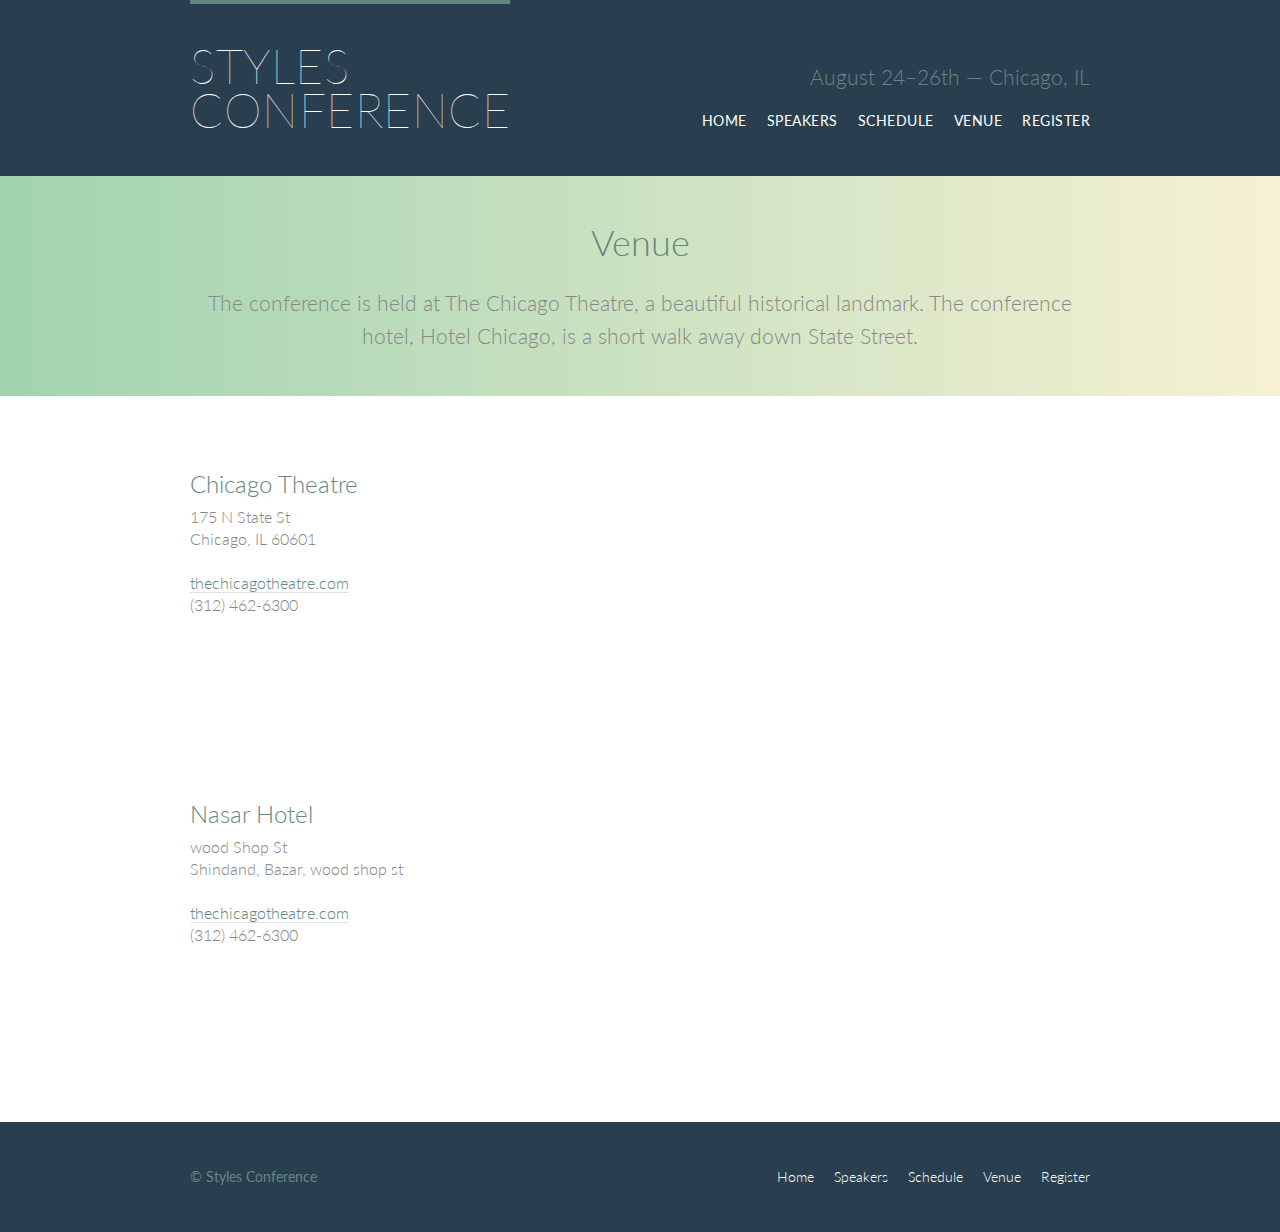
<file: venue.html>
<!DOCTYPE html>
<html lang="en">

  <head>
    <meta charset="utf-8">
    <title>Styles Conference</title>
    <link rel="stylesheet" href="assets/stylesheets/main.css">
    <link rel="stylesheet"href="http://fonts.googleapis.com/css?family=Lato:100,300,400">
  </head>

  <body>

    <!-- Header -->

    <header class="primary-header container group">
      
        <h1 class="logo">
          <a href="https://style-conferences.vercel.app">Styles <br> Conference</a>
        </h1>
      
      <h3 class="tagline">August 24&ndash;26th &mdash; Chicago, IL</h3>

      <nav class="nav primary-nav">
        <ul>
          <li><a href="https://style-conferences.vercel.app">Home</a></li><!--
          --><li><a href="speakers">Speakers</a></li><!--
          --><li><a href="schedule">Schedule</a></li><!--
          --><li><a href="venue">Venue</a></li><!--
          --><li><a href="register">Register</a></li>
        </ul>
      </nav>

    </header>

    <!-- Main content -->
    <section class="row-alt">
      <div class="lead container">
        <h1>Venue</h1>
        <p>The conference is held at The Chicago Theatre, a beautiful historical landmark. The conference hotel, Hotel Chicago, is a short walk away down State Street.</p>
      </div>
    </section>
    
    <section class="row">
      <div class="grid">

        <section class="venue-theatre">
          <div class="col-1-3">
            <h2>Chicago Theatre</h2>
            <p>175 N State St <br> Chicago, IL 60601</p>
            <p><a href="http://www.thechicagotheatre.com/">thechicagotheatre.com</a> <br> (312) 462-6300</p>
          </div><!--
          --><iframe class="venue-maps col-2-3" src="https://www.google.com/maps/embed?pb=!1m5!3m3!1m2!1s0x880e2ca55810a493%3A0x4700ddf60fcbfad6!2schicago+theatre!5e0!3m2!1sen!2sus!4v1388701393606" frameborder="0"></iframe>
        </section>

        <section class="venue-hotel">
          <div class="col-1-3">
            <h2>Nasar Hotel</h2>
            <p>wood Shop St <br> Shindand, Bazar, wood shop st</p>
            <p><a href="http://www.thechicagotheatre.com/">thechicagotheatre.com</a> <br> (312) 462-6300</p>
          </div><!--
          --><iframe class="venue-maps col-2-3" src="https://www.google.com/maps/embed?pb=!1m17!1m12!1m3!1d359.3319962455967!2d62.21962925634834!3d34.365365526799316!2m3!1f0!2f0!3f0!3m2!1i1024!2i768!4f13.1!3m2!1m1!2zMzTCsDIxJzU1LjYiTiA2MsKwMTMnMTEuMiJF!5e0!3m2!1sen!2s!4v1681297621878!5m2!1sen!2s" style="border:0;" allowfullscreen="" loading="lazy" referrerpolicy="no-referrer-when-downgrade"></iframe>
        </section>

      </div>
    </section>
    
    <!-- Footer -->

    <footer class="primary-footer container group">

      <small>&copy; Styles Conference</small>

      <nav class="nav">
        <ul>
          <li><a href="https://style-conferences.vercel.app">Home</a></li><!--
          --><li><a href="speakers">Speakers</a></li><!--
          --><li><a href="schedule">Schedule</a></li><!--
          --><li><a href="venue">Venue</a></li><!--
          --><li><a href="register">Register</a></li>
        </ul>
      </nav>

    </footer>

  </body>
</html>
</file>
<file: assets/stylesheets/main.css>
/* http://meyerweb.com/eric/tools/css/reset/
   v2.0 | 20110126
   License: none (public domain)
*/

html, body, div, span, applet, object, iframe,
h1, h2, h3, h4, h5, h6, p, blockquote, pre,
a, abbr, acronym, address, big, cite, code,
del, dfn, em, img, ins, kbd, q, s, samp,
small, strike, strong, sub, sup, tt, var,
b, u, i, center,
dl, dt, dd, ol, ul, li,
fieldset, form, label, legend,
table, caption, tbody, tfoot, thead, tr, th, td,
article, aside, canvas, details, embed,
figure, figcaption, footer, header, hgroup,
menu, nav, output, ruby, section, summary,
time, mark, audio, video {
  margin: 0;
  padding: 0;
  border: 0;
  font-size: 100%;
  font: inherit;
  vertical-align: baseline;
}
/* HTML5 display-role reset for older browsers */
article, aside, details, figcaption, figure,
footer, header, hgroup, menu, nav, section {
  display: block;
}
body {
  line-height: 1;
}
ol, ul {
  list-style: none;
}
blockquote, q {
  quotes: none;
}
blockquote:before, blockquote:after,
q:before, q:after {
  content: '';
  content: none;
}
table {
  border-collapse: collapse;
  border-spacing: 0;
}

/*
  ========================================
  Custom styles
  ========================================
*/

body {
  background: #293f50;
  color: #888;
  font: 300 16px/22px "Lato", "Open Sans", "Helvetica Neue", Helvetica, Arial, sans-serif;
}

/*
  ========================================
  Grid
  ========================================
*/

*,
*:before,
*:after {
  -webkit-box-sizing: border-box;
     -moz-box-sizing: border-box;
          box-sizing: border-box;
}
.container,
.grid {
  margin: 0 auto;
  width: 960px;
}
.container {
  padding-left: 30px;
  padding-right: 30px;
}
.grid,
.col-1-3,
.col-2-3 {
  padding-left: 15px;
  padding-right: 15px;
}
.col-1-3,
.col-2-3  {
  display: inline-block;
  vertical-align: top;
}
.col-1-3 {
  width: 33.33%;
}
.col-2-3 {
  width: 66.66%;
}

/*
  ========================================
  Clearfix
  ========================================
*/

.group:before,
.group:after {
  content: "";
  display: table;
}
.group:after {
  clear: both;
}
.group {
  clear: both;
  *zoom: 1;
}

/*
  ========================================
  Rows
  ========================================
*/

.row,
.row-alt {
  min-width: 960px;
}
.row {
  background: #fff;
  padding: 66px 0 44px 0;
}
.row-alt {
  background: #cbe2c1;
  background: -webkit-linear-gradient(to right, #a1d3b0, #f6f1d3);
  background:    -moz-linear-gradient(to right, #a1d3b0, #f6f1d3);
  background:         linear-gradient(to right, #a1d3b0, #f6f1d3);
  padding: 44px 0 22px 0;
}

/*
  ========================================
  Typography
  ========================================
*/

h1, h2, h3, h4 {
  color: #648880;
}
h1, h3, h4, h5, p {
  margin-bottom: 22px;
}
h1 {
  font-size: 36px;
  line-height: 44px;
}
h2 {
  font-size: 24px;
  line-height: 44px;
}
h3 {
  font-size: 21px;
}
h4 {
  font-size: 18px;
}
h5 {
  color: #a9b2b9;
  font-size: 14px;
  font-weight: 400;
  text-transform: uppercase;
}
strong {
  font-weight: 400;
}
cite,
em {
  font-style: italic;
}

/*
  ========================================
  Leads
  ========================================
*/

.lead {
  text-align: center;
}
.lead p {
  font-size: 21px;
  line-height: 33px;
}

/*
  ========================================
  Links
  ========================================
*/

a {
  color: #648880;
  text-decoration: none;
}
a:hover {
  color: #a9b2b9;
}
p a {
  border-bottom: 1px solid #dfe2e5;
}
.primary-header a,
.primary-footer a {
  color: #fff;
}
.primary-header a:hover,
.primary-footer a:hover {
  color: #648880;
}

/*
  ========================================
  Buttons
  ========================================
*/

.btn {
  border-radius: 5px;
  color: #fff;
  cursor: pointer;
  display: inline-block;
  font-weight: 400;
  letter-spacing: .5px;
  margin: 0;
  text-transform: uppercase;
}
.btn-alt {
  border: 1px solid #fff;
  padding: 10px 30px;
}
.btn-alt:hover {
  background: #fff;
  color: #648880;
}

/*
  ========================================
  Primary header
  ========================================
*/

.logo {
  border-top: 4px solid #648880;
  float: left;
  font-size: 48px;
  font-weight: 100;
  letter-spacing: .5px;
  line-height: 44px;
  padding: 40px 0 22px 0;
  text-transform: uppercase;
}
.tagline {
  margin: 66px 0 22px 0;
  text-align: right;
}
.primary-nav {
  font-size: 14px;
  font-weight: 400;
  letter-spacing: .5px;
  text-transform: uppercase;
}

/*
  ========================================
  Primary footer
  ========================================
*/

.primary-footer {
  color: #648880;
  font-size: 14px;
  padding-bottom: 44px;
  padding-top: 44px;
}
.primary-footer small {
  float: left;
  font-weight: 400;
}

/*
  ========================================
  Navigation
  ========================================
*/

.nav {
  text-align: right;
}
.nav li {
  display: inline-block;
  margin: 0 10px;
  vertical-align: top;
}
.nav li:last-child {
  margin-right: 0;
}

/*
  ========================================
  Home
  ========================================
*/

.hero {
  color: #fff;
  line-height: 44px;
  padding: 22px 80px 66px 80px;
  text-align: center;
}
.hero h2 {
  font-size: 36px;
}
.hero p {
  font-size: 24px;
  font-weight: 100;
}
.teaser a:hover h3 {
  color: #a9b2b9;
}
.teaser img {
  border-radius: 5px;
  display: block;
  margin-bottom: 22px;
  max-width: 100%;
}
/*
  ========================================
  Venue
  ========================================
*/
.venue-theatre {
  margin-bottom: 66px;
}
.venue-hotel {
  margin-bottom: 22px;
}
.venue-maps {
  height: 264px;
}

/*
  ========================================
  Speakers
  ========================================
*/

.speaker {
  margin-bottom: 44px;
}
.speaker-info {
  border: 1px solid #dfe2e5;
  border-radius: 5px;
  margin-top: 88px;
  padding-bottom: 22px;
  text-align: center;
}
.speaker-info img {
  border-radius: 50%;
  height: 130px;
  margin: -66px 0 22px 0 ;
  vertical-align: top;
}
</file>
